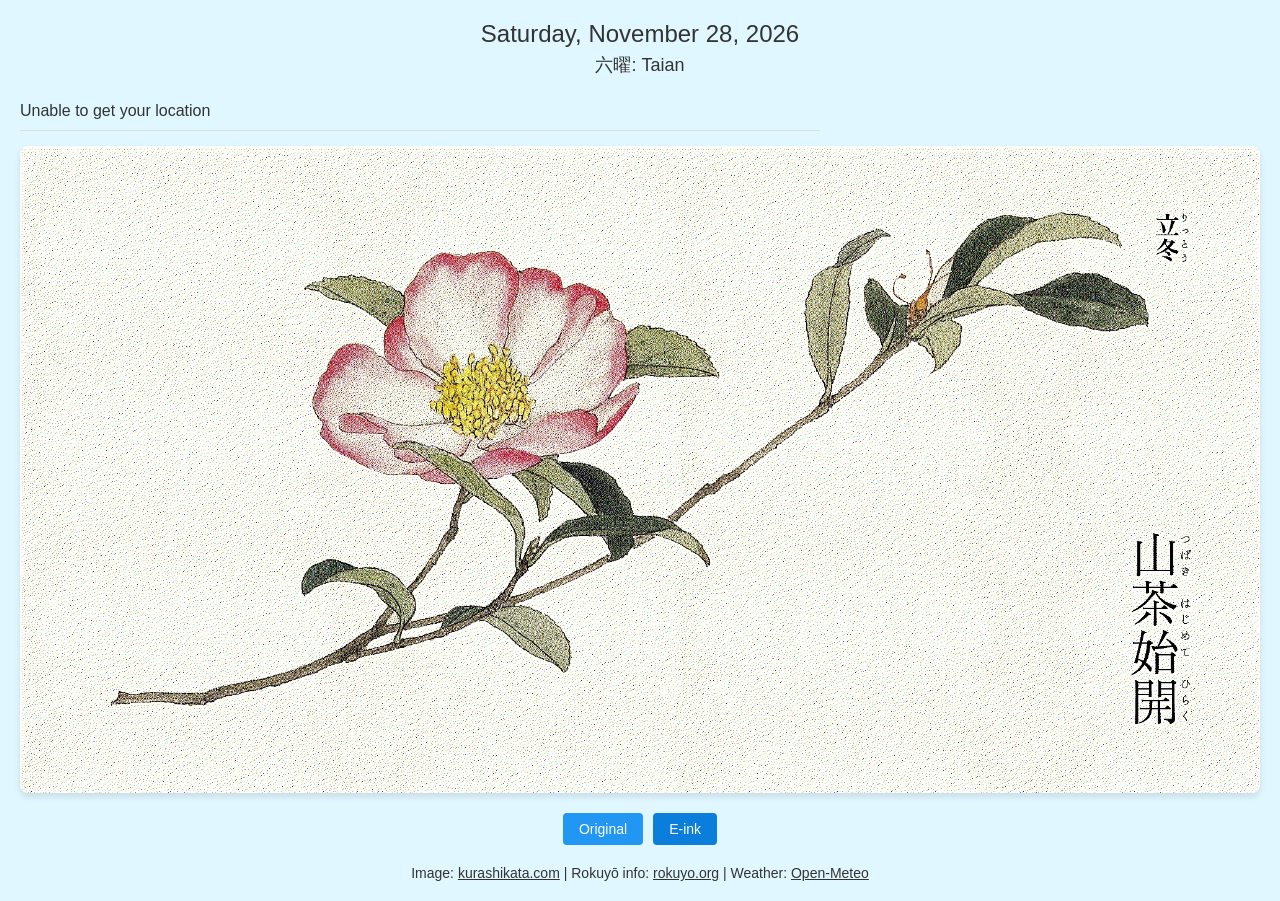
<file: kyureki/index.html>
<!DOCTYPE html>
<html lang="en">
<head>
<meta charset="UTF-8">
<title>Brandon's Dashboard Prototype</title>
<meta name="viewport" content="width=device-width, initial-scale=1.0">
<meta http-equiv="Cache-Control" content="no-cache, no-store, must-revalidate">
<meta http-equiv="Pragma" content="no-cache">
<meta http-equiv="Expires" content="0">
<style>
    body {
        margin: 0;
        padding: 0;
        display: flex;
        flex-direction: column;
        align-items: center;
        min-height: 100vh;
        font-family: -apple-system, BlinkMacSystemFont, 'Segoe UI', sans-serif;
        transition: background-color 0.5s, color 0.5s;
    }

    .container {
        max-width: 100%;
        padding: 20px;
        text-align: center;
    }

    .date-header {
        font-size: 24px;
        font-weight: 300;
        margin-bottom: 5px;
    }

    .rokuyo-header {
        font-size: 18px;
        font-weight: 400;
        margin-bottom: 15px;
    }

    .weather-strip {
        font-size: 16px;
        padding: 10px 0;
        border-bottom: 1px solid #ddd;
        width: 100%;
        max-width: 800px;
        text-align: left;
        overflow-x: auto;
        white-space: nowrap;
        box-sizing: border-box;
        margin-bottom: 15px;
    }

    .weather-strip span {
        display: inline-block;
        margin: 0 10px;
    }

    .image-container {
        margin-bottom: 20px;
    }

    img {
        max-width: 100%;
        height: auto;
        box-shadow: 0 4px 6px rgba(0,0,0,0.1);
        border-radius: 8px;
        display: none;
    }

    img.active {
        display: block;
        margin: 0 auto;
    }

    .button-container {
        display: flex;
        justify-content: center;
        gap: 10px;
        max-width: 800px;
        margin: 0 auto;
        margin-bottom: 15px;
    }

    .toggle-btn {
        padding: 8px 16px;
        background-color: #2196F3;
        color: white;
        border: none;
        border-radius: 4px;
        font-size: 14px;
        cursor: pointer;
    }

    .toggle-btn.active {
        background-color: #0b7dda;
    }

    .toggle-btn:hover {
        background-color: #0b7dda;
    }

    .label {
        margin-top: 20px;
        font-size: 14px;
        color: inherit;
    }

    a {
        color: inherit;
        text-decoration: underline;
    }
</style>
</head>
<body>
<div class="container">
    <!-- Date & Rokuyō -->
    <div id="date" class="date-header">Loading...</div>
    <div id="rokuyo" class="rokuyo-header">Loading...</div>

    <!-- Weather strip above image -->
    <div id="weather-strip" class="weather-strip">Loading weather...</div>

    <!-- Images -->
    <div class="image-container">
        <img id="original" alt="Original Microseason">
        <img id="dithered" alt="Dithered Microseason">
    </div>

    <!-- Image toggle buttons -->
    <div class="button-container">
        <button id="btnOriginal" class="toggle-btn" onclick="showOriginal()">Original</button>
        <button id="btnDithered" class="toggle-btn active" onclick="showDithered()">E-ink</button>
    </div>

    <!-- Credits -->
    <div class="label">
        Image: <a href="https://www.kurashikata.com/?post_type=koyomi" target="_blank">kurashikata.com</a> | 
        Rokuyō info: <a href="https://rokuyo.org/rokuyo/calendar.php" target="_blank">rokuyo.org</a> | 
        Weather: <a href="https://open-meteo.com" target="_blank">Open-Meteo</a>
    </div>
</div>

<script src="app.js"></script>
</body>
</html>
</file>
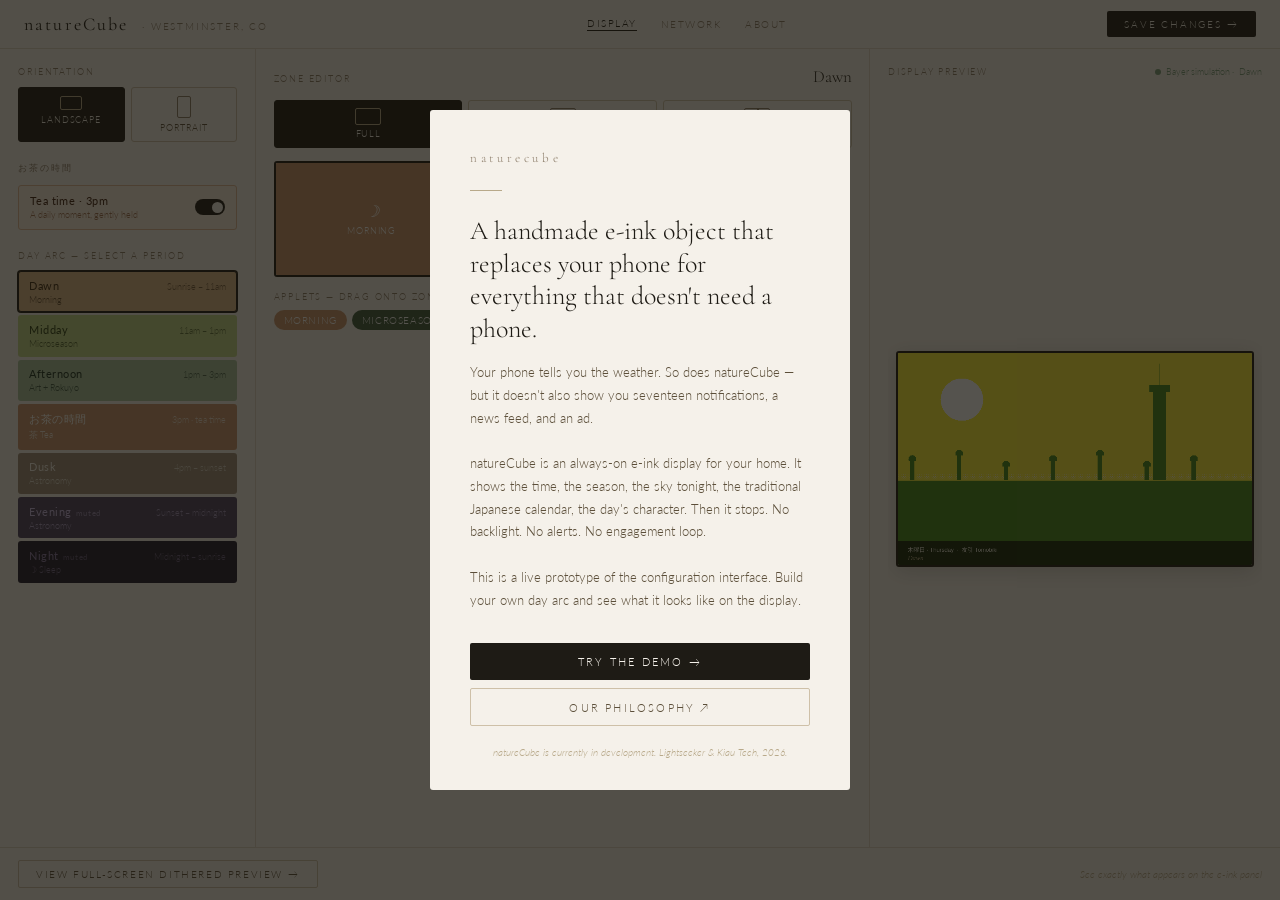
<file: natureCubeConfig/index.html>
<!DOCTYPE html>
<html lang="en">
<head>
  <meta charset="UTF-8" />
  <meta name="viewport" content="width=device-width, initial-scale=1.0" />
  <title>natureCube · Display Setup</title>
  <meta name="description" content="Configure your natureCube e-ink display — applets, day arc, orientation, and layout zones." />
  <link rel="preconnect" href="https://fonts.googleapis.com" />
  <link rel="preconnect" href="https://fonts.gstatic.com" crossorigin />
  <link href="https://fonts.googleapis.com/css2?family=Cormorant+Garamond:ital,wght@0,300;0,400;1,300;1,400&family=Lato:wght@300;400&display=swap" rel="stylesheet" />
  <style>
    /* ── Reset & base ────────────────────────────────────────────── */
    *, *::before, *::after { box-sizing: border-box; margin: 0; padding: 0; }
    :root {
      --paper:   #f5f1ea;
      --ink:     #1e1b15;
      --ink-mid: #5c4f3a;
      --ink-dim: #8c7d6a;
      --ink-faint:#b8a98a;
      --rule:    #ddd5c4;
      --rule-mid:#cec0a8;
      --hover:   #ede8de;
      --ocha:    #c9956e;
      --slot-dawn:      #ddb88a;
      --slot-midday:    #c4d98a;
      --slot-afternoon: #a8c4a0;
      --slot-ocha:      #c9956e;
      --slot-dusk:      #9e8e7a;
      --slot-evening:   #4a4060;
      --slot-night:     #1e1a2e;
    }

    html, body {
      height: 100%;
      font-family: 'Lato', sans-serif;
      font-weight: 300;
      background: var(--paper);
      color: var(--ink);
      overflow: hidden;
    }

    /* ── Layout skeleton ─────────────────────────────────────────── */
    .app { display: flex; flex-direction: column; height: 100vh; }
    .body { display: flex; flex: 1; overflow: hidden; }

    /* ── Header ──────────────────────────────────────────────────── */
    .hdr {
      padding: 0.7rem 1.5rem;
      border-bottom: 1px solid var(--rule);
      display: flex;
      align-items: center;
      justify-content: space-between;
      flex-shrink: 0;
      background: var(--paper);
    }
    .wmark {
      font-family: 'Cormorant Garamond', serif;
      font-weight: 400;
      font-size: 18px;
      letter-spacing: 0.12em;
      color: var(--ink);
    }
    .wmark-loc {
      font-size: 10px;
      letter-spacing: 0.18em;
      text-transform: uppercase;
      color: var(--ink-dim);
      margin-left: 0.6rem;
      font-family: 'Lato', sans-serif;
      font-weight: 300;
    }
    .hdr-nav { display: flex; gap: 1.5rem; align-items: center; }
    .hdr-nav a {
      font-size: 10px;
      letter-spacing: 0.15em;
      text-transform: uppercase;
      color: var(--ink-dim);
      cursor: pointer;
      text-decoration: none;
      transition: color 0.15s;
    }
    .hdr-nav a.active {
      color: var(--ink);
      border-bottom: 1px solid var(--ink);
      padding-bottom: 1px;
    }
    .hdr-nav a:hover { color: var(--ink); }
    .save-btn {
      padding: 0.42rem 1.1rem;
      background: var(--ink);
      color: var(--paper);
      border: none;
      font-family: 'Lato', sans-serif;
      font-weight: 300;
      font-size: 10px;
      letter-spacing: 0.18em;
      text-transform: uppercase;
      cursor: pointer;
      border-radius: 2px;
      transition: background 0.15s;
    }
    .save-btn:hover { background: var(--ink-mid); }

    /* ── Left panel ──────────────────────────────────────────────── */
    .left {
      width: 256px;
      flex-shrink: 0;
      border-right: 1px solid var(--rule);
      display: flex;
      flex-direction: column;
      overflow: hidden;
    }
    .left-scroll { flex: 1; overflow-y: auto; padding: 1.1rem; }
    .left-scroll::-webkit-scrollbar { width: 4px; }
    .left-scroll::-webkit-scrollbar-thumb { background: var(--rule-mid); border-radius: 2px; }

    .sec { margin-bottom: 1.25rem; }
    .sec-lbl {
      font-size: 9px;
      letter-spacing: 0.22em;
      text-transform: uppercase;
      color: var(--ink-dim);
      margin-bottom: 0.6rem;
    }

    /* Orientation */
    .orient-row { display: flex; gap: 6px; }
    .ob {
      flex: 1;
      border: 1px solid var(--rule-mid);
      border-radius: 3px;
      padding: 0.5rem 0.25rem;
      cursor: pointer;
      text-align: center;
      transition: all 0.15s;
      background: transparent;
    }
    .ob:hover { background: var(--hover); }
    .ob.active { background: var(--ink); border-color: var(--ink); }
    .ob.active .ob-lbl { color: var(--paper); }
    .ob.active .ob-frame { border-color: var(--ink-faint); }
    .ob-frame {
      width: 22px; height: 14px;
      border: 1.5px solid var(--ink-dim);
      border-radius: 2px;
      margin: 0 auto 4px;
    }
    .ob-frame.v { width: 14px; height: 22px; }
    .ob-lbl { font-size: 9px; letter-spacing: 0.1em; text-transform: uppercase; color: var(--ink-mid); }

    /* Ocha toggle */
    .ocha-toggle {
      display: flex;
      align-items: center;
      justify-content: space-between;
      background: #f9ede0;
      border: 1px solid #deb896;
      border-radius: 3px;
      padding: 0.55rem 0.7rem;
      cursor: pointer;
      transition: all 0.15s;
      user-select: none;
    }
    .ocha-toggle.off { background: #f0ece6; border-color: var(--rule-mid); opacity: 0.65; }
    .ot-left { display: flex; flex-direction: column; gap: 2px; }
    .ot-name { font-size: 11px; letter-spacing: 0.04em; color: #3d2010; font-weight: 400; }
    .ot-sub  { font-size: 9px; color: #9e7050; }
    .toggle-pill {
      width: 30px; height: 16px;
      border-radius: 10px;
      background: var(--ink);
      position: relative;
      transition: background 0.2s;
      flex-shrink: 0;
    }
    .toggle-pill.off { background: var(--rule-mid); }
    .toggle-knob {
      position: absolute;
      top: 2.5px; right: 2.5px;
      width: 11px; height: 11px;
      border-radius: 50%;
      background: var(--paper);
      transition: right 0.2s, left 0.2s;
    }
    .toggle-pill.off .toggle-knob { right: auto; left: 2.5px; }

    /* Day arc */
    .arc { display: flex; flex-direction: column; gap: 3px; }
    .arc-slot {
      border-radius: 3px;
      padding: 0.42rem 0.65rem;
      cursor: pointer;
      transition: filter 0.12s;
      border: 1.5px solid transparent;
    }
    .arc-slot:hover { filter: brightness(0.92); }
    .arc-slot.selected { border-color: var(--ink) !important; box-shadow: 0 0 0 1px var(--ink); }
    .as-row { display: flex; align-items: baseline; justify-content: space-between; }
    .as-name { font-size: 11px; font-weight: 400; letter-spacing: 0.05em; }
    .as-time { font-size: 9px; opacity: 0.65; }
    .as-applet { font-size: 9px; margin-top: 2px; opacity: 0.75; }
    .muted-badge { font-size: 8px; opacity: 0.55; margin-left: 4px; letter-spacing: 0.08em; }
    .slot-dawn      { background: var(--slot-dawn);      color: #3d2a12; }
    .slot-midday    { background: var(--slot-midday);    color: #2a3d12; }
    .slot-afternoon { background: var(--slot-afternoon); color: #1a3020; }
    .slot-ocha      { background: var(--slot-ocha);      color: #fff; }
    .slot-dusk      { background: var(--slot-dusk);      color: #f5f1ea; }
    .slot-evening   { background: var(--slot-evening);   color: #c8b8e8; }
    .slot-night     { background: var(--slot-night);     color: #8878a8; }

    /* ── Canvas editor ───────────────────────────────────────────── */
    .canvas-editor {
      width: 48%;
      flex-shrink: 0;
      border-right: 1px solid var(--rule);
      padding: 1.1rem;
      display: flex;
      flex-direction: column;
      overflow: hidden;
    }
    .ce-head {
      display: flex;
      align-items: baseline;
      justify-content: space-between;
      margin-bottom: 0.8rem;
    }
    .ce-lbl { font-size: 9px; letter-spacing: 0.2em; text-transform: uppercase; color: var(--ink-dim); }
    .ce-period { font-family: 'Cormorant Garamond', serif; font-size: 17px; font-weight: 300; color: var(--ink); }

    .fixed-notice {
      background: #f0ece6;
      border: 1px solid var(--rule-mid);
      border-radius: 3px;
      padding: 0.65rem 0.8rem;
      font-size: 10px;
      color: var(--ink-mid);
      line-height: 1.6;
      margin-bottom: 0.8rem;
    }

    /* Layout picker */
    .layout-row { display: flex; gap: 6px; margin-bottom: 0.85rem; }
    .lp {
      flex: 1;
      border: 1px solid var(--rule-mid);
      border-radius: 3px;
      padding: 0.45rem 0.25rem;
      cursor: pointer;
      text-align: center;
      transition: all 0.12s;
      background: transparent;
    }
    .lp:hover { background: var(--hover); }
    .lp.active { background: var(--ink); border-color: var(--ink); }
    .lp.active .lp-lbl { color: var(--paper); }
    .lp.active .lp-icon { border-color: var(--ink-faint); }
    .lp-icon {
      width: 26px; height: 17px;
      border: 1.5px solid var(--ink-dim);
      border-radius: 2px;
      margin: 0 auto 3px;
      position: relative; overflow: hidden;
    }
    .lp-icon.p { width: 17px; height: 26px; }
    .lp-dh { position: absolute; top: 50%; left: 0; right: 0; height: 1.5px; background: var(--ink-dim); }
    .lp-dv { position: absolute; left: 50%; top: 0; bottom: 0; width: 1.5px; background: var(--ink-dim); }
    .lp.active .lp-dh, .lp.active .lp-dv { background: var(--ink-faint); }
    .lp-lbl { font-size: 9px; letter-spacing: 0.07em; text-transform: uppercase; color: var(--ink-mid); }

    /* Zone display */
    .zone-wrap {
      border: 2px solid var(--ink);
      border-radius: 3px;
      overflow: hidden;
      flex-shrink: 0;
      margin-bottom: 0.85rem;
      position: relative;
    }
    .zone-inner { display: flex; width: 100%; height: 100%; position: relative; }
    .zone {
      display: flex;
      align-items: center;
      justify-content: center;
      flex-direction: column;
      gap: 3px;
      cursor: pointer;
      border: 2px dashed transparent;
      transition: border 0.12s;
      position: relative;
    }
    .zone:hover { border-color: rgba(255,255,255,0.35); }
    .zone.drag-over { border-color: #fff !important; background: rgba(255,255,255,0.12); }
    .zone-glyph {
      font-family: 'Cormorant Garamond', serif;
      font-style: italic;
      font-size: 16px;
      pointer-events: none;
    }
    .zone-name {
      font-size: 9px;
      letter-spacing: 0.1em;
      text-transform: uppercase;
      pointer-events: none;
    }
    .zone-hint { font-size: 9px; opacity: 0.4; pointer-events: none; }
    .zone-x {
      position: absolute;
      top: 4px; right: 4px;
      font-size: 9px;
      background: rgba(0,0,0,0.28);
      border: none; color: #fff;
      border-radius: 50%;
      width: 14px; height: 14px;
      cursor: pointer;
      line-height: 14px;
      text-align: center;
      padding: 0;
      display: none;
    }
    .zone:hover .zone-x { display: block; }
    .zone-div-h { position: absolute; top: 50%; left: 0; right: 0; height: 2px; background: var(--ink); pointer-events: none; }
    .zone-div-v { position: absolute; left: 50%; top: 0; bottom: 0; width: 2px; background: var(--ink); pointer-events: none; }

    /* Night editor */
    .night-editor {
      background: #16142a;
      border-radius: 3px;
      padding: 0.7rem 0.8rem;
      margin-bottom: 0.85rem;
      flex-shrink: 0;
    }
    .ne-lbl { font-size: 9px; letter-spacing: 0.2em; text-transform: uppercase; color: #6860a0; margin-bottom: 0.55rem; }
    .reminder-list { display: flex; flex-direction: column; gap: 5px; }
    .reminder-item { display: flex; align-items: baseline; gap: 7px; }
    .reminder-dot { width: 4px; height: 4px; border-radius: 50%; background: #8878a8; flex-shrink: 0; margin-top: 3px; }
    .reminder-text { font-size: 10px; color: #a898c8; font-family: 'Cormorant Garamond', serif; font-style: italic; line-height: 1.5; }
    .ne-hint { font-size: 9px; color: #5050a0; margin-top: 0.5rem; font-style: italic; }

    /* Applet palette */
    .pal-lbl { font-size: 9px; letter-spacing: 0.2em; text-transform: uppercase; color: var(--ink-dim); margin-bottom: 0.5rem; }
    .palette { display: flex; flex-wrap: wrap; gap: 5px; }
    .chip {
      padding: 4px 10px;
      border-radius: 20px;
      font-size: 10px;
      letter-spacing: 0.06em;
      text-transform: uppercase;
      cursor: grab;
      user-select: none;
      transition: opacity 0.12s, transform 0.1s;
    }
    .chip:active { cursor: grabbing; transform: scale(1.04); }
    .chip-morning    { background: #c9956e; color: #fff; }
    .chip-microseason{ background: #3d5a3e; color: #fff; }
    .chip-rokuyo     { background: #4a4540; color: #f5f1ea; }
    .chip-astronomy  { background: #1e1b35; color: #b8a98a; }
    .chip-art        { background: #5c4f3a; color: #f5f1ea; }
    .chip-photoframe { background: #6b3a2a; color: #f5f1ea; }
    .chip-artemis    { background: #1a2a3a; color: #7ab8c4; }
    .muted-note { font-size: 9px; color: var(--ink-dim); font-style: italic; margin-top: 0.5rem; line-height: 1.6; }

    /* ── Preview pane ────────────────────────────────────────────── */
    .preview-pane { flex: 1; padding: 1.1rem; display: flex; flex-direction: column; overflow: hidden; }
    .prev-head {
      display: flex;
      align-items: center;
      justify-content: space-between;
      margin-bottom: 0.75rem;
      flex-shrink: 0;
    }
    .prev-lbl { font-size: 9px; letter-spacing: 0.2em; text-transform: uppercase; color: var(--ink-dim); }
    .prev-live { display: flex; align-items: center; gap: 5px; font-size: 9px; color: #7a9e7e; }
    .prev-dot { width: 6px; height: 6px; border-radius: 50%; background: #7a9e7e; animation: pulse 2s infinite; }
    @keyframes pulse { 0%,100% { opacity: 1; } 50% { opacity: 0.3; } }
    .prev-wrap { flex: 1; display: flex; align-items: center; justify-content: center; overflow: hidden; }
    .frame-border {
      border: 2px solid var(--ink);
      border-radius: 3px;
      overflow: hidden;
      box-shadow: 0 4px 20px rgba(30,27,21,0.18);
    }
    canvas { display: block; }

    /* ── Welcome popup ───────────────────────────────────────────── */
    .popup-backdrop {
      position: fixed; inset: 0; z-index: 200;
      background: rgba(20,17,10,0.72);
      display: flex; align-items: center; justify-content: center;
      animation: fadeIn 0.4s ease;
    }
    .popup-backdrop.hidden { display: none; }
    @keyframes fadeIn { from { opacity: 0; } to { opacity: 1; } }

    .popup {
      background: var(--paper);
      border-radius: 3px;
      width: 420px;
      max-width: calc(100vw - 2rem);
      padding: 2.5rem 2.5rem 2rem;
      position: relative;
      animation: riseIn 0.35s ease;
    }
    @keyframes riseIn { from { opacity: 0; transform: translateY(12px); } to { opacity: 1; transform: translateY(0); } }

    .popup-wordmark {
      font-family: 'Cormorant Garamond', serif;
      font-weight: 300;
      font-size: 13px;
      letter-spacing: 0.28em;
      text-transform: lowercase;
      color: var(--ink-dim);
      margin-bottom: 1.5rem;
    }
    .popup-divider { width: 32px; height: 1px; background: var(--ink-faint); margin-bottom: 1.5rem; }

    .popup-headline {
      font-family: 'Cormorant Garamond', serif;
      font-weight: 300;
      font-size: 26px;
      line-height: 1.25;
      color: var(--ink);
      margin-bottom: 1rem;
    }
    .popup-body {
      font-size: 13px;
      color: var(--ink-mid);
      line-height: 1.75;
      margin-bottom: 2rem;
    }
    .popup-actions { display: flex; flex-direction: column; gap: 8px; }
    .popup-btn-primary {
      display: block;
      width: 100%;
      padding: 0.75rem 1rem;
      background: var(--ink);
      color: var(--paper);
      border: none;
      font-family: 'Lato', sans-serif;
      font-weight: 300;
      font-size: 11px;
      letter-spacing: 0.2em;
      text-transform: uppercase;
      cursor: pointer;
      border-radius: 2px;
      text-align: center;
      transition: background 0.15s;
    }
    .popup-btn-primary:hover { background: var(--ink-mid); }
    .popup-btn-secondary {
      display: block;
      width: 100%;
      padding: 0.7rem 1rem;
      background: transparent;
      color: var(--ink-mid);
      border: 1px solid var(--rule-mid);
      font-family: 'Lato', sans-serif;
      font-weight: 300;
      font-size: 11px;
      letter-spacing: 0.2em;
      text-transform: uppercase;
      cursor: pointer;
      border-radius: 2px;
      text-align: center;
      transition: all 0.15s;
      text-decoration: none;
    }
    .popup-btn-secondary:hover { background: var(--hover); color: var(--ink); }
    .popup-note {
      font-size: 10px;
      color: var(--ink-faint);
      text-align: center;
      margin-top: 1.25rem;
      font-style: italic;
    }

    /* ── Fullscreen preview ──────────────────────────────────────── */
    .fs-backdrop {
      position: fixed; inset: 0; z-index: 100;
      background: #0e0c18;
      display: flex; flex-direction: column;
      align-items: center; justify-content: center;
    }
    .fs-backdrop.hidden { display: none; }
    .fs-canvas-wrap { position: relative; }
    .fs-canvas-wrap canvas { display: block; border: 2px solid #2e2a22; border-radius: 3px; }
    .fs-bar {
      display: flex; align-items: center; justify-content: space-between;
      width: 100%; padding: 1rem 0 0;
    }
    .fs-label {
      font-family: 'Cormorant Garamond', serif;
      font-style: italic;
      font-size: 14px;
      color: #6860a0;
      letter-spacing: 0.06em;
    }
    .fs-meta { font-size: 10px; color: #4a4560; letter-spacing: 0.12em; text-transform: uppercase; }
    .fs-close {
      position: fixed; top: 1.25rem; right: 1.5rem;
      background: none; border: 1px solid #3a3460;
      color: #8878a8; font-size: 11px; letter-spacing: 0.15em;
      text-transform: uppercase; padding: 0.35rem 0.8rem;
      cursor: pointer; border-radius: 2px;
      font-family: 'Lato', sans-serif; font-weight: 300;
      transition: all 0.15s;
    }
    .fs-close:hover { background: #3a3460; color: var(--paper); }

    /* Preview button */
    .preview-btn-wrap {
      flex-shrink: 0;
      border-top: 1px solid var(--rule);
      padding: 0.75rem 1.1rem;
      display: flex; align-items: center; justify-content: space-between;
    }
    .preview-btn {
      padding: 0.45rem 1.1rem;
      background: transparent;
      color: var(--ink-mid);
      border: 1px solid var(--rule-mid);
      font-family: 'Lato', sans-serif;
      font-weight: 300;
      font-size: 10px;
      letter-spacing: 0.16em;
      text-transform: uppercase;
      cursor: pointer;
      border-radius: 2px;
      transition: all 0.15s;
    }
    .preview-btn:hover { background: var(--hover); color: var(--ink); border-color: var(--ink-faint); }
    .preview-hint { font-size: 10px; color: var(--ink-faint); font-style: italic; }

    /* ── Network tab ─────────────────────────────────────────────── */
    .tab-panel { display: none; flex: 1; overflow: hidden; }
    .tab-panel.active { display: flex; }
    .network-panel {
      flex: 1;
      display: flex;
      align-items: flex-start;
      justify-content: center;
      overflow-y: auto;
      padding: 2.5rem 2rem;
    }
    .network-card {
      width: 100%;
      max-width: 520px;
      display: flex;
      flex-direction: column;
      gap: 2rem;
    }
    .nc-sec-head {
      font-size: 9px;
      letter-spacing: 0.22em;
      text-transform: uppercase;
      color: var(--ink-dim);
      margin-bottom: 1rem;
      padding-bottom: 0.5rem;
      border-bottom: 1px solid var(--rule);
    }
    .nc-field { margin-bottom: 1.4rem; }
    .nc-field:last-child { margin-bottom: 0; }
    .nc-field label {
      display: block;
      font-size: 11px;
      letter-spacing: 0.1em;
      text-transform: uppercase;
      color: var(--ink-mid);
      margin-bottom: 0.45rem;
    }
    .nc-field input[type="text"],
    .nc-field input[type="password"] {
      width: 100%;
      background: transparent;
      border: none;
      border-bottom: 1px solid var(--rule-mid);
      padding: 0.35rem 0;
      font-family: 'Lato', sans-serif;
      font-weight: 300;
      font-size: 15px;
      color: var(--ink);
      outline: none;
      transition: border-color 0.2s;
      border-radius: 0;
    }
    .nc-field input:focus { border-bottom-color: var(--ink); }
    .nc-field input::placeholder { color: var(--ink-faint); font-weight: 300; }
    .nc-hint {
      font-size: 11px;
      color: var(--ink-faint);
      margin-top: 0.4rem;
      font-style: italic;
      line-height: 1.6;
    }
    .nc-row { display: grid; grid-template-columns: 1fr 1fr; gap: 1.25rem; }
    .pw-wrap { position: relative; }
    .pw-toggle {
      position: absolute; right: 0; bottom: 0.35rem;
      font-size: 9px; letter-spacing: 0.12em; text-transform: uppercase;
      color: var(--ink-dim); cursor: pointer; background: none; border: none;
      font-family: 'Lato', sans-serif;
    }
    .network-save {
      width: 100%; padding: 0.85rem;
      background: var(--ink); color: var(--paper);
      border: none; font-family: 'Lato', sans-serif; font-weight: 300;
      font-size: 11px; letter-spacing: 0.2em; text-transform: uppercase;
      cursor: pointer; border-radius: 2px; transition: background 0.15s;
      margin-top: 0.5rem;
    }
    .network-save:hover { background: var(--ink-mid); }
    .device-name-row { display: flex; align-items: center; gap: 0.75rem; }
    .device-name-row input { flex: 1; }
    .device-status {
      display: flex; align-items: center; gap: 6px;
      font-size: 10px; color: #7a9e7e; flex-shrink: 0;
    }
    .status-dot { width: 6px; height: 6px; border-radius: 50%; background: #7a9e7e; }

    /* ── Responsive (narrow screens) ────────────────────────────── */
    @media (max-width: 900px) {
      html, body { overflow: auto; }
      .app { height: auto; min-height: 100vh; }
      .body { flex-direction: column; overflow: visible; }
      .left { width: 100%; border-right: none; border-bottom: 1px solid var(--rule); }
      .canvas-editor { width: 100%; border-right: none; border-bottom: 1px solid var(--rule); }
      .preview-pane { min-height: 360px; }
    }
  </style>
</head>
<body>
<!-- WELCOME POPUP -->
<div class="popup-backdrop" id="popup-backdrop">
  <div class="popup">
    <div class="popup-wordmark">natureCube</div>
    <div class="popup-divider"></div>
    <h1 class="popup-headline">A handmade e-ink object that replaces your phone for everything that doesn't need a phone.</h1>
    <p class="popup-body">
      Your phone tells you the weather. So does natureCube — but it doesn't also show you seventeen notifications, a news feed, and an ad.<br><br>
      natureCube is an always-on e-ink display for your home. It shows the time, the season, the sky tonight, the traditional Japanese calendar, the day's character. Then it stops. No backlight. No alerts. No engagement loop.<br><br>
      This is a live prototype of the configuration interface. Build your own day arc and see what it looks like on the display.
    </p>
    <div class="popup-actions">
      <button class="popup-btn-primary" onclick="dismissPopup()">Try the demo →</button>
      <a class="popup-btn-secondary" href="about.html">Our philosophy ↗</a>
    </div>
    <p class="popup-note">natureCube is currently in development. <span id="credit-lightseeker">Lightseeker</span> &amp; <span id="credit-kiau">Kiau Tech</span>, 2026.</p>
  </div>
</div>

<!-- FULLSCREEN PREVIEW -->
<div class="fs-backdrop hidden" id="fs-backdrop">
  <button class="fs-close" onclick="closeFullscreen()">Close esc</button>
  <div class="fs-canvas-wrap">
    <canvas id="fs-canvas"></canvas>
    <div class="fs-bar">
      <span class="fs-label" id="fs-label">Dawn · Morning</span>
      <span class="fs-meta">Spectra 6 · 800 × 480 · Bayer dithered</span>
    </div>
  </div>
</div>

<div class="app">

  <!-- HEADER -->
  <header class="hdr">
    <div>
      <span class="wmark">natureCube</span>
      <span class="wmark-loc">· Westminster, CO</span>
    </div>
    <nav class="hdr-nav">
      <a class="active" href="#" onclick="switchTab('display',this)">Display</a>
      <a href="#" onclick="switchTab('network',this)">Network</a>
      <a href="about.html">About</a>
    </nav>
    <button class="save-btn" onclick="handleSave()">Save changes →</button>
  </header>

  <div class="tab-panel active" id="tab-display">
  <div class="body">

    <!-- LEFT: orientation + ocha + day arc -->
    <aside class="left">
      <div class="left-scroll">

        <div class="sec">
          <div class="sec-lbl">Orientation</div>
          <div class="orient-row">
            <div class="ob active" onclick="setOrient('landscape', this)">
              <div class="ob-frame"></div>
              <div class="ob-lbl">Landscape</div>
            </div>
            <div class="ob" onclick="setOrient('portrait', this)">
              <div class="ob-frame v"></div>
              <div class="ob-lbl">Portrait</div>
            </div>
          </div>
        </div>

        <div class="sec">
          <div class="sec-lbl">お茶の時間</div>
          <div class="ocha-toggle" id="ocha-toggle" onclick="toggleOcha()">
            <div class="ot-left">
              <div class="ot-name">Tea time · 3pm</div>
              <div class="ot-sub">A daily moment, gently held</div>
            </div>
            <div class="toggle-pill" id="ocha-pill">
              <div class="toggle-knob"></div>
            </div>
          </div>
        </div>

        <div class="sec">
          <div class="sec-lbl">Day Arc — select a period</div>
          <div class="arc" id="arc"></div>
        </div>

      </div>
    </aside>

    <!-- CANVAS EDITOR -->
    <section class="canvas-editor">
      <div class="ce-head">
        <span class="ce-lbl">Zone Editor</span>
        <span class="ce-period" id="ce-period">Dawn</span>
      </div>
      <div id="fixed-notice" class="fixed-notice" style="display:none;"></div>
      <div id="editor-body">
        <div class="layout-row" id="layout-row"></div>
        <div class="zone-wrap" id="zone-wrap">
          <div class="zone-inner" id="zone-inner"></div>
        </div>
        <div id="night-editor-wrap" style="display:none;">
          <div class="night-editor">
            <div class="ne-lbl">Nightly reminders</div>
            <div class="reminder-list" id="reminder-list"></div>
            <div class="ne-hint">Rotates softly through the night.</div>
          </div>
        </div>
        <div class="pal-lbl">Applets — drag onto zones</div>
        <div class="palette" id="palette"></div>
        <div class="muted-note" id="muted-note" style="display:none;"></div>
      </div>
    </section>

    <!-- PREVIEW -->
    <section class="preview-pane">
      <div class="prev-head">
        <span class="prev-lbl">Display Preview</span>
        <span class="prev-live">
          <span class="prev-dot"></span>
          Bayer simulation · <span id="prev-period-lbl">Dawn</span>
        </span>
      </div>
      <div class="prev-wrap">
        <div class="frame-border">
          <canvas id="pc"></canvas>
        </div>
      </div>
    </section>

  </div><!-- /.body -->
  </div><!-- /#tab-display -->

  <!-- NETWORK TAB -->
  <div class="tab-panel" id="tab-network">
    <div class="network-panel">
      <div class="network-card">

        <div>
          <div class="nc-sec-head">Device</div>
          <div class="nc-field">
            <label>Device name</label>
            <div class="device-name-row">
              <input type="text" id="device-name" placeholder="natureCube" value="natureCube" />
              <div class="device-status"><div class="status-dot"></div>Connected</div>
            </div>
            <p class="nc-hint">Appears as the wifi network name during setup on a new device.</p>
          </div>
        </div>

        <div>
          <div class="nc-sec-head">Location</div>
          <div class="nc-row">
            <div class="nc-field">
              <label>City</label>
              <input type="text" id="city" placeholder="Westminster" value="Westminster" />
            </div>
            <div class="nc-field">
              <label>Postal code</label>
              <input type="text" id="postal" placeholder="80021" value="80021" />
            </div>
          </div>
          <div class="nc-row">
            <div class="nc-field">
              <label>Latitude</label>
              <input type="text" id="lat" placeholder="39.8637" value="39.8637" />
            </div>
            <div class="nc-field">
              <label>Longitude</label>
              <input type="text" id="lng" placeholder="-105.1230" value="-105.1230" />
            </div>
          </div>
          <p class="nc-hint">Used for weather, sunrise/sunset times, astronomy, and seasonal content. Longitude must include the minus sign for locations west of the prime meridian.</p>
        </div>

        <div>
          <div class="nc-sec-head">Network</div>
          <div class="nc-field">
            <label>WiFi network (SSID)</label>
            <input type="text" id="ssid" placeholder="Your network name" />
          </div>
          <div class="nc-field">
            <label>Password</label>
            <div class="pw-wrap">
              <input type="password" id="pw" placeholder="••••••••" />
              <button class="pw-toggle" onclick="togglePw()">show</button>
            </div>
          </div>
          <p class="nc-hint">Stored locally on the device only. natureCube connects to your home network to fetch daily content from the server.</p>
        </div>

        <div>
          <div class="nc-sec-head">Server</div>
          <div class="nc-field">
            <label>Server address</label>
            <input type="text" id="server" placeholder="10.0.0.104" value="10.0.0.104" />
            <p class="nc-hint">IP address of the Quartz64 or other compute server on your local network. Leave unchanged if you haven't moved your server.</p>
          </div>
        </div>

        <button class="network-save" onclick="handleNetworkSave()">Save network settings →</button>

      </div>
    </div>
  </div><!-- /#tab-network -->

  <div class="preview-btn-wrap">
    <button class="preview-btn" onclick="openFullscreen()">View full-screen dithered preview →</button>
    <span class="preview-hint">See exactly what appears on the e-ink panel</span>
  </div>

</div><!-- /.app -->

<script>
  /* ── Data ──────────────────────────────────────────────────────── */
  const PERIODS = [
    { id:'dawn',      name:'Dawn',        time:'Sunrise – 11am',    cls:'slot-dawn',      muted:false, fixed:false  },
    { id:'midday',    name:'Midday',      time:'11am – 1pm',        cls:'slot-midday',    muted:false, fixed:false  },
    { id:'afternoon', name:'Afternoon',   time:'1pm – 3pm',         cls:'slot-afternoon', muted:false, fixed:false  },
    { id:'ocha',      name:'お茶の時間',   time:'3pm · tea time',    cls:'slot-ocha',      muted:false, fixed:'ocha' },
    { id:'dusk',      name:'Dusk',        time:'4pm – sunset',      cls:'slot-dusk',      muted:false, fixed:false  },
    { id:'evening',   name:'Evening',     time:'Sunset – midnight', cls:'slot-evening',   muted:true,  fixed:false  },
    { id:'night',     name:'Night',       time:'Midnight – sunrise',cls:'slot-night',     muted:true,  fixed:'night'},
  ];

  const APPLETS = [
    { id:'morning',     glyph:'☽', name:'Morning',     cls:'chip-morning'     },
    { id:'microseason', glyph:'七', name:'Microseason', cls:'chip-microseason' },
    { id:'rokuyo',      glyph:'六', name:'Rokuyo',      cls:'chip-rokuyo'      },
    { id:'astronomy',   glyph:'✦', name:'Astronomy',   cls:'chip-astronomy'   },
    { id:'art',         glyph:'◈', name:'Art',          cls:'chip-art'         },
    { id:'photoframe',  glyph:'⊡', name:'Photoframe',  cls:'chip-photoframe'  },
    { id:'artemis',     glyph:'⬡', name:'Artemis',      cls:'chip-artemis'     },
  ];

  const NIGHT_REMINDERS = [
    'Rest is part of the work.',
    'The display will be here in the morning.',
    'Let the day go gently.',
    'The stars are doing fine without you.',
    'Sleep well. The seasons will continue.',
    'Tomorrow has its own microseason.',
  ];

  const PALETTE_6 = [[0,0,0],[255,255,255],[67,138,28],[100,64,255],[191,0,0],[255,243,56]];
  const BAYER4    = [[0,8,2,10],[12,4,14,6],[3,11,1,9],[15,7,13,5]];

  const SCENES = {
    morning:    { sky:[[201,149,110],[232,201,138],[210,220,190]], ground:[100,85,65],  tower:true,  sun:true,  stars:false, moon:false },
    microseason:{ sky:[[90,130,95],[150,180,130],[210,225,195]],  ground:[61,90,62],   tower:false, sun:false, stars:false, moon:false },
    rokuyo:     { sky:[[110,105,90],[160,150,130],[210,205,190]], ground:[85,80,68],   tower:false, sun:false, stars:false, moon:false },
    astronomy:  { sky:[[10,8,25],[30,20,60],[15,12,40]],         ground:[10,8,20],    tower:false, sun:false, stars:true,  moon:false },
    art:        { sky:[[140,100,70],[190,150,100],[220,185,140]], ground:[90,70,50],   tower:true,  sun:true,  stars:false, moon:false },
    photoframe: { sky:[[175,155,125],[205,185,160],[230,215,195]],ground:[140,115,88], tower:false, sun:false, stars:false, moon:false },
    artemis:    { sky:[[5,8,20],[15,20,50],[8,12,30]],            ground:[5,8,15],     tower:false, sun:false, stars:true,  moon:false },
    '__ocha':   { sky:[[195,130,80],[220,170,110],[235,200,150]], ground:[145,95,60],  tower:false, sun:true,  stars:false, moon:false },
    '__night':  { sky:[[10,8,22],[18,14,38],[12,10,28]],          ground:[8,6,18],     tower:false, sun:false, stars:true,  moon:true  },
  };

  const ZONE_BG = {
    morning:'#c9956e', microseason:'#3d5a3e', rokuyo:'#4a4540',
    astronomy:'#1e1b35', art:'#5c4f3a', photoframe:'#6b3a2a', artemis:'#1a2a3a',
    '__ocha':'#b87040', '__night':'#1a1530',
  };

  /* ── State ─────────────────────────────────────────────────────── */
  let orientation  = 'landscape';
  let selected     = 'dawn';
  let ochaOn       = true;
  let dragApplet   = null;

  const cfg = {
    dawn:      { layout:'full',       zones:['morning',    null]      },
    midday:    { layout:'full',       zones:['microseason',null]      },
    afternoon: { layout:'left-right', zones:['art',       'rokuyo']   },
    ocha:      { layout:'full',       zones:['__ocha',     null]      },
    dusk:      { layout:'full',       zones:['astronomy',  null]      },
    evening:   { layout:'full',       zones:['astronomy',  null]      },
    night:     { layout:'full',       zones:['__night',    null]      },
  };

  /* ── Ocha toggle ────────────────────────────────────────────────── */
  function toggleOcha() {
    ochaOn = !ochaOn;
    document.getElementById('ocha-pill').className    = 'toggle-pill' + (ochaOn ? '' : ' off');
    document.getElementById('ocha-toggle').className  = 'ocha-toggle' + (ochaOn ? '' : ' off');
    buildArc();
    if (selected === 'ocha' && !ochaOn) selectPeriod('dawn');
  }

  /* ── Day arc ────────────────────────────────────────────────────── */
  function buildArc() {
    const el = document.getElementById('arc');
    el.innerHTML = '';
    PERIODS.forEach(p => {
      if (p.id === 'ocha' && !ochaOn) return;
      const div = document.createElement('div');
      div.className = `arc-slot ${p.cls}${selected === p.id ? ' selected' : ''}`;
      div.onclick   = () => selectPeriod(p.id);
      const z = cfg[p.id].zones;
      const names = z.filter(Boolean).map(id => {
        if (id === '__ocha')  return '茶 Tea';
        if (id === '__night') return '☽ Sleep';
        return (APPLETS.find(a => a.id === id) || { name: '—' }).name;
      }).join(' + ');
      div.innerHTML = `
        <div class="as-row">
          <span class="as-name">${p.name}${p.muted ? '<span class="muted-badge">muted</span>' : ''}</span>
          <span class="as-time">${p.time}</span>
        </div>
        <div class="as-applet">${names || '—'}</div>`;
      el.appendChild(div);
    });
  }

  function selectPeriod(id) {
    selected = id;
    buildArc();
    buildEditor();
    drawPreview();
  }

  /* ── Canvas editor ──────────────────────────────────────────────── */
  function buildEditor() {
    const p   = PERIODS.find(p => p.id === selected);
    const c   = cfg[selected];
    document.getElementById('ce-period').textContent      = p.name;
    document.getElementById('prev-period-lbl').textContent = p.name;

    const fn  = document.getElementById('fixed-notice');
    const eb  = document.getElementById('editor-body');
    const nw  = document.getElementById('night-editor-wrap');
    const mn  = document.getElementById('muted-note');
    const pal = document.getElementById('palette');

    /* Fixed: ocha */
    if (p.fixed === 'ocha') {
      fn.style.display = 'block';
      fn.innerHTML     = '<strong style="font-size:10px;letter-spacing:0.08em;text-transform:uppercase;">Tea time</strong> — a fixed moment. The display shows a warm, still scene at 3pm each day. It cannot be reassigned, only disabled from the toggle above.';
      eb.style.display = 'none';
      drawPreview(); return;
    }
    fn.style.display = 'none';
    eb.style.display = 'block';

    /* Fixed: night */
    if (p.fixed === 'night') {
      fn.style.display = 'block';
      fn.innerHTML     = 'Night mode shows a quiet sleep scene with rotating gentle reminders. You can change the background applet below — the reminder overlay is always present.';
      nw.style.display = 'block';
      buildNightReminders();
    } else {
      nw.style.display = 'none';
    }

    /* Layout row */
    const lr = document.getElementById('layout-row');
    lr.innerHTML = '';
    const layouts = orientation === 'portrait'
      ? [{ id:'full', dv:false, dh:false, lbl:'Full' }, { id:'top-bottom', dh:true, dv:false, lbl:'Top / Bot' }]
      : [{ id:'full', dv:false, dh:false, lbl:'Full' }, { id:'top-bottom', dh:true, dv:false, lbl:'Top / Bot' }, { id:'left-right', dv:true, dh:false, lbl:'Left / Right' }];
    layouts.forEach(l => {
      const btn = document.createElement('div');
      btn.className = 'lp' + (c.layout === l.id ? ' active' : '');
      const ic = orientation === 'portrait' ? 'lp-icon p' : 'lp-icon';
      btn.innerHTML = `<div class="${ic}">${l.dh ? '<div class="lp-dh"></div>' : ''}${l.dv ? '<div class="lp-dv"></div>' : ''}</div><div class="lp-lbl">${l.lbl}</div>`;
      btn.onclick = () => {
        cfg[selected].layout = l.id;
        if (l.id === 'full') cfg[selected].zones[1] = null;
        buildEditor(); drawPreview();
      };
      lr.appendChild(btn);
    });

    buildZoneDisplay(p, c);

    /* Palette */
    pal.innerHTML = '';
    mn.style.display = 'none';
    APPLETS.forEach(a => {
      const chip = document.createElement('div');
      chip.className = `chip ${a.cls}`;
      chip.textContent = a.name;
      chip.draggable = true;
      chip.ondragstart = () => { dragApplet = a.id; };
      chip.ondragend   = () => { dragApplet = null; };
      pal.appendChild(chip);
    });
    if (p.muted) {
      mn.style.display = 'block';
      mn.textContent = 'Evening & night applets render in a muted colour grade on the device — softer on the eyes, quieter in the room.';
    }
  }

  function buildNightReminders() {
    const el = document.getElementById('reminder-list');
    el.innerHTML = '';
    NIGHT_REMINDERS.forEach(r => {
      const row = document.createElement('div');
      row.className = 'reminder-item';
      row.innerHTML  = `<div class="reminder-dot"></div><div class="reminder-text">${r}</div>`;
      el.appendChild(row);
    });
  }

  function buildZoneDisplay(p, c) {
    const zw  = document.getElementById('zone-wrap');
    const zi  = document.getElementById('zone-inner');
    const isP = orientation === 'portrait';
    const W = isP ? 112 : 196, H = isP ? 158 : 116;
    zw.style.width  = W + 'px';
    zw.style.height = H + 'px';
    zi.innerHTML = '';
    zi.style.position     = 'relative';
    zi.style.flexDirection = c.layout === 'top-bottom' ? 'column' : 'row';

    const count = c.layout === 'full' ? 1 : 2;
    for (let i = 0; i < count; i++) {
      const appId = c.zones[i];
      const app   = APPLETS.find(a => a.id === appId);
      const zone  = document.createElement('div');
      zone.className = 'zone';
      zone.style.flex       = '1';
      zone.style.background = appId ? (ZONE_BG[appId] || '#2e2830') : 'rgba(0,0,0,0.07)';
      zone.style.color      = appId ? '#fff' : '#8c7d6a';
      zone.dataset.zi       = i;
      zone.ondragover  = e  => { e.preventDefault(); zone.classList.add('drag-over'); };
      zone.ondragleave = () => zone.classList.remove('drag-over');
      zone.ondrop      = e  => {
        e.preventDefault();
        zone.classList.remove('drag-over');
        if (dragApplet) {
          cfg[selected].zones[i] = dragApplet;
          buildEditor(); buildArc(); drawPreview();
        }
      };
      if (app) {
        const x = document.createElement('button');
        x.className   = 'zone-x';
        x.textContent = '×';
        x.onclick = e => {
          e.stopPropagation();
          cfg[selected].zones[i] = null;
          buildEditor(); buildArc(); drawPreview();
        };
        zone.innerHTML = `<div class="zone-glyph">${app.glyph}</div><div class="zone-name">${app.name}</div>`;
        zone.appendChild(x);
      } else {
        zone.innerHTML = `<div class="zone-hint">drop applet here</div>`;
      }
      zi.appendChild(zone);
    }
    if (c.layout !== 'full') {
      const div = document.createElement('div');
      div.className = c.layout === 'top-bottom' ? 'zone-div-h' : 'zone-div-v';
      zi.appendChild(div);
    }
  }

  /* ── Bayer dither preview ──────────────────────────────────────── */
  function nearest(r, g, b) {
    let best = 0, bd = Infinity;
    PALETTE_6.forEach(([pr, pg, pb], i) => {
      const d = (r-pr)**2 + (g-pg)**2 + (b-pb)**2;
      if (d < bd) { bd = d; best = i; }
    });
    return PALETTE_6[best];
  }

  function paintZone(ctx, W, H, scId, x, y, w, h, muted) {
    const sc  = SCENES[scId] || SCENES.morning;
    const buf = ctx.createImageData(W, H);
    const d   = buf.data;
    const thr = 255 / 16;
    const hor = y + Math.floor(h * 0.6);

    function sp(px, py, r, g, b) {
      if (px < x || px >= x+w || py < y || py >= y+h) return;
      if (muted) { r = Math.floor(r*0.52+65); g = Math.floor(g*0.52+55); b = Math.floor(b*0.52+60); }
      const bv = BAYER4[py % 4][px % 4];
      const f  = (bv / 16 - 0.5) * thr * 1.8;
      const [nr, ng, nb] = nearest(
        Math.max(0, Math.min(255, r + f)),
        Math.max(0, Math.min(255, g + f)),
        Math.max(0, Math.min(255, b + f))
      );
      const i = (py * W + px) * 4;
      d[i] = nr; d[i+1] = ng; d[i+2] = nb; d[i+3] = 255;
    }

    /* Sky */
    for (let py = y; py < y+h; py++) {
      const t  = (py - y) / h;
      const c0 = sc.sky[0], c1 = sc.sky[1], c2 = sc.sky[2];
      let r, g, b;
      if (t < 0.5) { const u = t*2; r = c0[0]+(c1[0]-c0[0])*u; g = c0[1]+(c1[1]-c0[1])*u; b = c0[2]+(c1[2]-c0[2])*u; }
      else         { const u = (t-0.5)*2; r = c1[0]+(c2[0]-c1[0])*u; g = c1[1]+(c2[1]-c1[1])*u; b = c1[2]+(c2[2]-c1[2])*u; }
      for (let px = x; px < x+w; px++) sp(px, py, r, g, b);
    }
    /* Ground */
    for (let py = hor; py < y+h; py++) {
      const [gr, gg, gb] = sc.ground;
      for (let px = x; px < x+w; px++) {
        const n = Math.sin(px*0.3 + py*0.7) * 5;
        sp(px, py, gr+n, gg+n, gb+n);
      }
    }
    /* Horizon accent */
    for (let px = x; px < x+w; px++)
      sp(px, hor, sc.sky[0][0]+22, sc.sky[0][1]+12, sc.sky[0][2]+6);

    /* Sun */
    if (sc.sun) {
      const sx = x + Math.floor(w*0.18), sy = y + Math.floor(h*0.22), sr = Math.floor(Math.min(w,h)*0.1);
      for (let py = sy-sr; py <= sy+sr; py++)
        for (let px = sx-sr; px <= sx+sr; px++)
          if ((px-sx)**2 + (py-sy)**2 <= sr**2) {
            const [c0r, c0g, c0b] = sc.sky[2];
            sp(px, py, Math.min(255, c0r+72), Math.min(255, c0g+62), Math.min(255, c0b+20));
          }
    }
    /* Stars */
    if (sc.stars) {
      for (let i = 0; i < 55; i++) {
        const sx2 = x + Math.floor(Math.abs(Math.sin(i * 137.5) * w));
        const sy2 = y + Math.floor(Math.abs(Math.cos(i * 97.3) * h * 0.52));
        if (sy2 < hor) sp(sx2, sy2, 255, 243, 56);
      }
    }
    /* Moon (crescent) */
    if (sc.moon) {
      const mx = x + Math.floor(w*0.7), my = y + Math.floor(h*0.22), mr = Math.floor(Math.min(w,h)*0.11);
      for (let py = my-mr; py <= my+mr; py++)
        for (let px = mx-mr; px <= mx+mr; px++)
          if ((px-mx)**2 + (py-my)**2 <= mr**2) sp(px, py, 180, 155, 215);
      /* bite */
      const cx = mx + Math.floor(mr*0.42), cy = my - Math.floor(mr*0.18), cr = Math.floor(mr*0.78);
      for (let py = cy-cr; py <= cy+cr; py++)
        for (let px = cx-cr; px <= cx+cr; px++)
          if ((px-cx)**2 + (py-cy)**2 <= cr**2) {
            const [gs, gg, gb] = sc.ground;
            sp(px, py, gs+10, gg+8, gb+25);
          }
    }
    /* Tower */
    if (sc.tower) {
      const tx = x + Math.floor(w*0.72), tw = Math.floor(w*0.038);
      const [gr, gg, gb] = sc.ground;
      for (let py = y + Math.floor(h*0.15); py < hor; py++)
        for (let px = tx; px < tx+tw; px++) sp(px, py, gr-15, gg-15, gb-15);
      for (let py = y + Math.floor(h*0.15); py < y + Math.floor(h*0.15)+16; py++)
        for (let px = tx-8; px < tx+tw+8; px++) sp(px, py, gr-12, gg-12, gb-12);
      for (let py = y + Math.floor(h*0.05); py < y + Math.floor(h*0.15); py++)
        sp(tx + Math.floor(tw/2), py, gr-8, gg-8, gb-8);
    }
    /* Trees */
    for (let t = 0; t < 7; t++) {
      const tx = x + Math.floor(w*0.04) + t * Math.floor(w/7.5);
      const th = Math.floor(h*0.1) + Math.floor(Math.sin(t*2.1) * h*0.03);
      const ty = hor - th;
      const [gr, gg, gb] = sc.ground;
      for (let py = ty; py < hor; py++)
        for (let px = tx-5; px < tx+5; px++) sp(px, py, gr-12, gg-12, gb-12);
      for (let py = ty - Math.floor(th*0.4); py < ty+4; py++)
        for (let px = tx-9; px < tx+9; px++)
          if ((px-tx)**2 + (py-ty)**2 < 82) sp(px, py, gr-10, gg-10, gb-10);
    }

    ctx.putImageData(buf, 0, 0);
  }

  function drawPreview() {
    const canvas = document.getElementById('pc');
    const wrap   = document.querySelector('.prev-wrap');
    const isP    = orientation === 'portrait';
    const W = isP ? 480 : 800, H = isP ? 800 : 480;
    canvas.width  = W;
    canvas.height = H;
    const maxW = wrap.clientWidth  - 20;
    const maxH = wrap.clientHeight - 20;
    const scale = Math.min(maxW/W, maxH/H, 1);
    canvas.style.width  = Math.floor(W * scale) + 'px';
    canvas.style.height = Math.floor(H * scale) + 'px';

    const ctx = canvas.getContext('2d');
    ctx.fillStyle = '#f0ede4';
    ctx.fillRect(0, 0, W, H);

    const c      = cfg[selected];
    const p      = PERIODS.find(p => p.id === selected);
    const muted  = p.muted;
    const [z0, z1] = c.zones;

    if (c.layout === 'full') {
      if (z0) paintZone(ctx, W, H, z0, 0, 0, W, H, muted);
    } else if (c.layout === 'top-bottom') {
      const hh = Math.floor(H / 2);
      if (z0) paintZone(ctx, W, H, z0, 0,  0,  W, hh,   muted);
      if (z1) paintZone(ctx, W, H, z1, 0,  hh, W, H-hh, muted);
      ctx.fillStyle = '#2e2a22';
      ctx.fillRect(0, hh-1, W, 2);
    } else {
      const hw = Math.floor(W / 2);
      if (z0) paintZone(ctx, W, H, z0, 0,  0, hw,   H, muted);
      if (z1) paintZone(ctx, W, H, z1, hw, 0, W-hw, H, muted);
      ctx.fillStyle = '#2e2a22';
      ctx.fillRect(hw-1, 0, 2, H);
    }

    /* Info strip */
    ctx.fillStyle = 'rgba(0,0,0,0.72)';
    ctx.fillRect(0, H-54, W, 54);
    ctx.fillStyle = '#f0ede4';
    ctx.font = `300 ${Math.floor(W*0.017)}px 'Lato', sans-serif`;
    ctx.fillText('木曜日 · Thursday  ·  友引 Tomobiki', 22, H-30);

    /* Night reminder */
    if (selected === 'night') {
      const rem = NIGHT_REMINDERS[Math.floor(Date.now() / 3000) % NIGHT_REMINDERS.length];
      ctx.fillStyle = 'rgba(140,120,200,0.15)';
      ctx.fillRect(0, 0, W, H);
      ctx.fillStyle = 'rgba(160,140,210,0.88)';
      ctx.font = `italic 300 ${Math.floor(W*0.028)}px 'Cormorant Garamond', serif`;
      ctx.textAlign = 'center';
      ctx.fillText(rem, W/2, H/2 + 10);
      ctx.textAlign = 'left';
    }

    ctx.fillStyle = '#b8a98a';
    ctx.font = `italic 300 ${Math.floor(W*0.019)}px 'Cormorant Garamond', serif`;
    ctx.fillText(p.name, 22, H-11);
  }

  /* ── Orientation ────────────────────────────────────────────────── */
  function setOrient(o, btn) {
    orientation = o;
    document.querySelectorAll('.ob').forEach(b => b.classList.remove('active'));
    btn.classList.add('active');
    buildEditor();
    drawPreview();
  }

  /* ── Save ───────────────────────────────────────────────────────── */
  function handleSave() {
    const lines = PERIODS
      .filter(p => !(p.id === 'ocha' && !ochaOn))
      .map(p => {
        const c     = cfg[p.id];
        const names = c.zones.filter(Boolean).map(id =>
          id === '__ocha'  ? 'tea'  :
          id === '__night' ? 'sleep':
          (APPLETS.find(a => a.id === id) || { name: id }).name
        );
        return `${p.name}: ${names.join(' + ') || '—'} (${c.layout})`;
      });
    const summary = [
      `Orientation: ${orientation}`,
      `Tea time: ${ochaOn ? 'enabled' : 'disabled'}`,
      ...lines,
    ].join('\n');
    alert('Configuration saved:\n\n' + summary);
  }

  /* ── Tab switching ──────────────────────────────────────────────── */
  function switchTab(tab, link) {
    document.querySelectorAll('.tab-panel').forEach(p => p.classList.remove('active'));
    document.querySelectorAll('.hdr-nav a').forEach(a => a.classList.remove('active'));
    document.getElementById('tab-' + tab).classList.add('active');
    link.classList.add('active');
    // Hide preview bar on network tab
    document.querySelector('.preview-btn-wrap').style.display =
      tab === 'display' ? 'flex' : 'none';
  }

  /* ── Network functions ──────────────────────────────────────────── */
  function togglePw() {
    const pw  = document.getElementById('pw');
    const btn = document.querySelector('.pw-toggle');
    pw.type   = pw.type === 'password' ? 'text' : 'password';
    btn.textContent = pw.type === 'password' ? 'show' : 'hide';
  }

  function handleNetworkSave() {
    const city   = document.getElementById('city').value.trim();
    const lat    = document.getElementById('lat').value.trim();
    const lng    = document.getElementById('lng').value.trim();
    const ssid   = document.getElementById('ssid').value.trim();
    const server = document.getElementById('server').value.trim();
    if (!ssid) { document.getElementById('ssid').focus(); return; }
    // Update location label in header
    if (city) {
      document.querySelector('.wmark-loc').textContent = '· ' + city;
    }
    alert(`Network settings saved.\n\nLocation: ${city} (${lat}, ${lng})\nNetwork: ${ssid}\nServer: ${server}`);
  }

  /* ── Init ───────────────────────────────────────────────────────── */
  buildArc();
  buildEditor();
  drawPreview();
  window.addEventListener('resize', drawPreview);
  setInterval(() => { if (selected === 'night') drawPreview(); }, 3000);

  /* ── Welcome popup ──────────────────────────────────────────────── */
  function dismissPopup() {
    document.getElementById('popup-backdrop').classList.add('hidden');
  }
  document.addEventListener('keydown', e => {
    if (e.key === 'Escape') {
      closeFullscreen();
    }
  });

  /* ── Fullscreen preview ─────────────────────────────────────────── */
  function openFullscreen() {
    const fs = document.getElementById('fs-backdrop');
    fs.classList.remove('hidden');
    renderFullscreen();
  }

  function closeFullscreen() {
    document.getElementById('fs-backdrop').classList.add('hidden');
  }

  function renderFullscreen() {
    const canvas = document.getElementById('fs-canvas');
    const isP    = orientation === 'portrait';
    const W = isP ? 480 : 800, H = isP ? 800 : 480;

    // Scale to fill screen with margin
    const maxW = window.innerWidth  - 48;
    const maxH = window.innerHeight - 100;
    const scale = Math.min(maxW / W, maxH / H, 1.5);
    const dw = Math.floor(W * scale);
    const dh = Math.floor(H * scale);
    canvas.width  = W;
    canvas.height = H;
    canvas.style.width  = dw + 'px';
    canvas.style.height = dh + 'px';

    // Reuse drawPreview logic on the fullscreen canvas
    const ctx = canvas.getContext('2d');
    ctx.fillStyle = '#f0ede4';
    ctx.fillRect(0, 0, W, H);

    const c       = cfg[selected];
    const p       = PERIODS.find(p => p.id === selected);
    const muted   = p.muted;
    const [z0, z1] = c.zones;

    if (c.layout === 'full') {
      if (z0) paintZone(ctx, W, H, z0, 0, 0, W, H, muted);
    } else if (c.layout === 'top-bottom') {
      const hh = Math.floor(H / 2);
      if (z0) paintZone(ctx, W, H, z0, 0,  0,  W, hh,   muted);
      if (z1) paintZone(ctx, W, H, z1, 0,  hh, W, H-hh, muted);
      ctx.fillStyle = '#2e2a22'; ctx.fillRect(0, hh-1, W, 2);
    } else {
      const hw = Math.floor(W / 2);
      if (z0) paintZone(ctx, W, H, z0, 0,  0, hw,   H, muted);
      if (z1) paintZone(ctx, W, H, z1, hw, 0, W-hw, H, muted);
      ctx.fillStyle = '#2e2a22'; ctx.fillRect(hw-1, 0, 2, H);
    }

    // Info strip
    ctx.fillStyle = 'rgba(0,0,0,0.72)';
    ctx.fillRect(0, H-54, W, 54);
    ctx.fillStyle = '#f0ede4';
    ctx.font = `300 ${Math.floor(W*0.017)}px 'Lato', sans-serif`;
    ctx.fillText('木曜日 · Thursday  ·  友引 Tomobiki', 22, H-30);

    if (selected === 'night') {
      const rem = NIGHT_REMINDERS[Math.floor(Date.now() / 3000) % NIGHT_REMINDERS.length];
      ctx.fillStyle = 'rgba(140,120,200,0.15)'; ctx.fillRect(0, 0, W, H);
      ctx.fillStyle = 'rgba(160,140,210,0.88)';
      ctx.font = `italic 300 ${Math.floor(W*0.028)}px 'Cormorant Garamond', serif`;
      ctx.textAlign = 'center'; ctx.fillText(rem, W/2, H/2+10); ctx.textAlign = 'left';
    }

    ctx.fillStyle = '#b8a98a';
    ctx.font = `italic 300 ${Math.floor(W*0.019)}px 'Cormorant Garamond', serif`;
    ctx.fillText(p.name, 22, H-11);

    // Update label
    const appletNames = c.zones.filter(Boolean).map(id => {
      if (id === '__ocha') return 'Tea time';
      if (id === '__night') return 'Sleep mode';
      return (APPLETS.find(a => a.id === id) || { name: id }).name;
    });
    document.getElementById('fs-label').textContent =
      p.name + (appletNames.length ? ' · ' + appletNames.join(' + ') : '');
  }
</script>
</body>
</html>
</file>
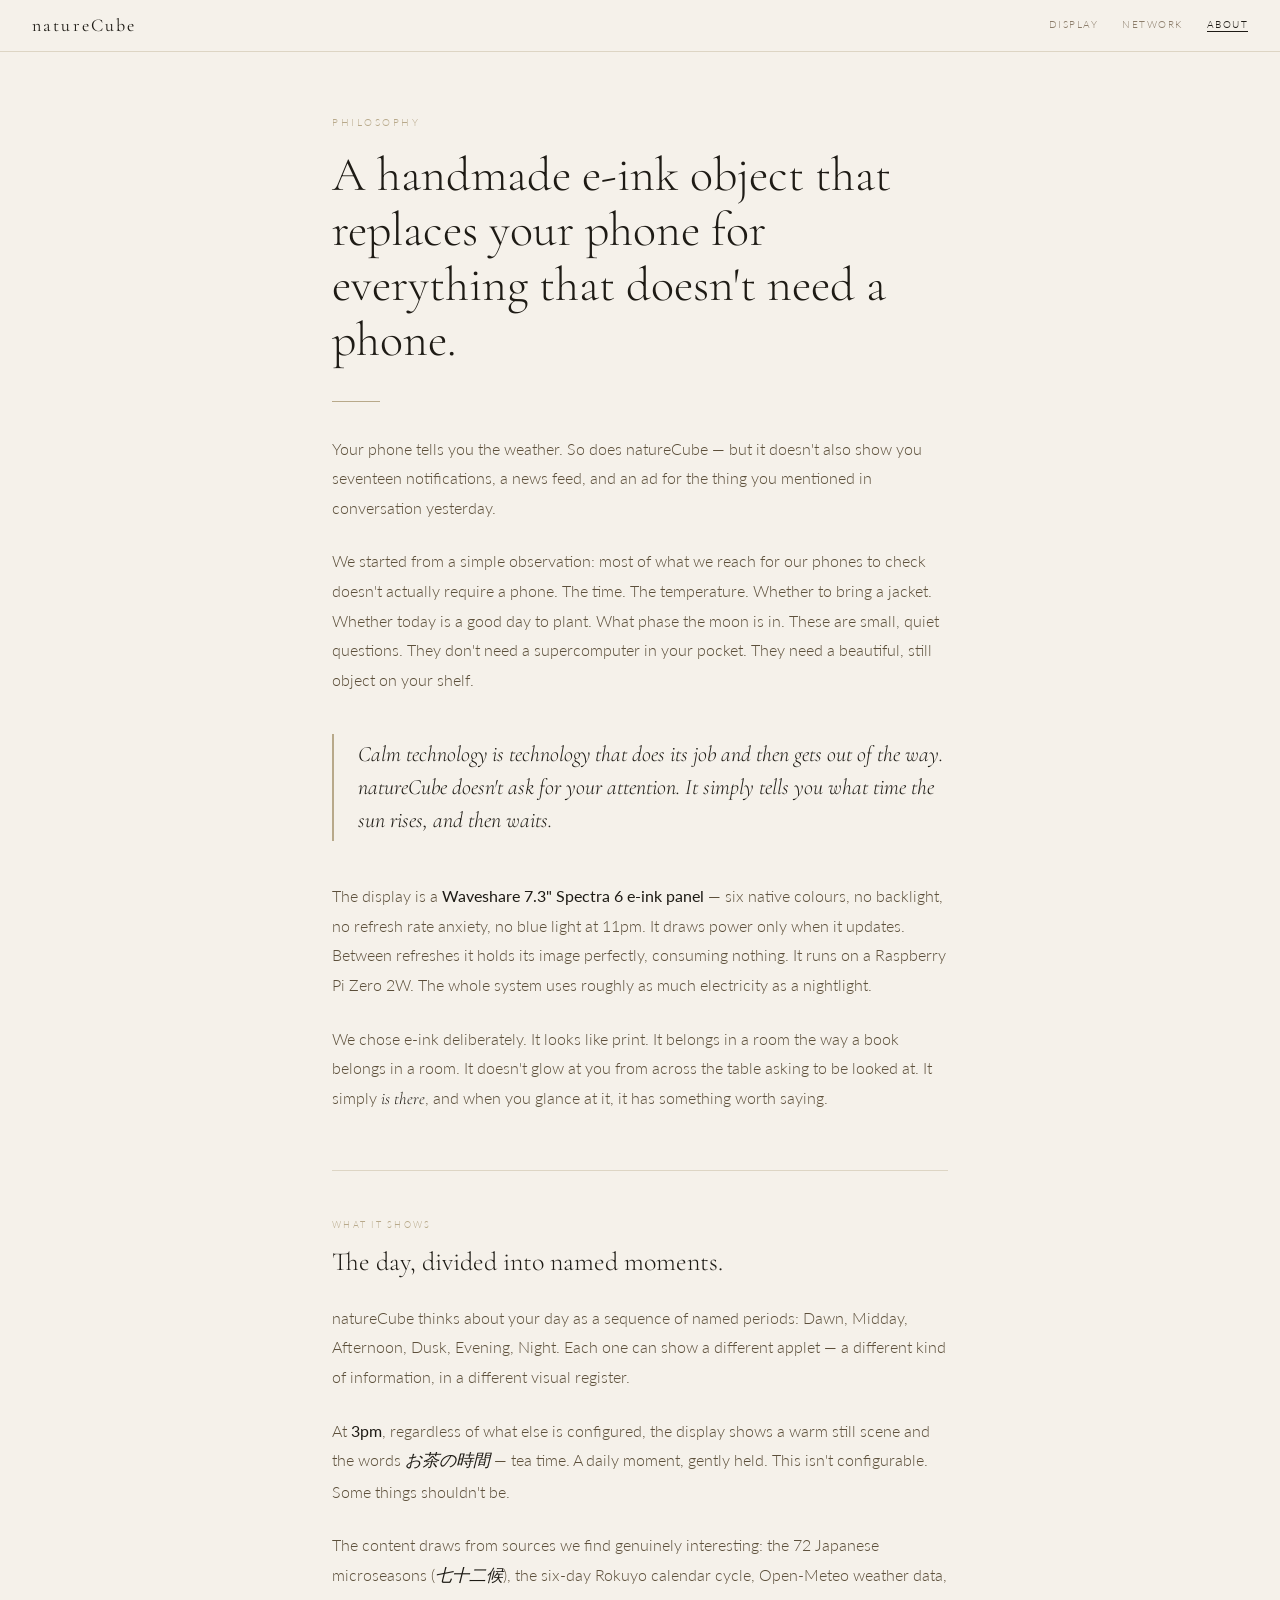
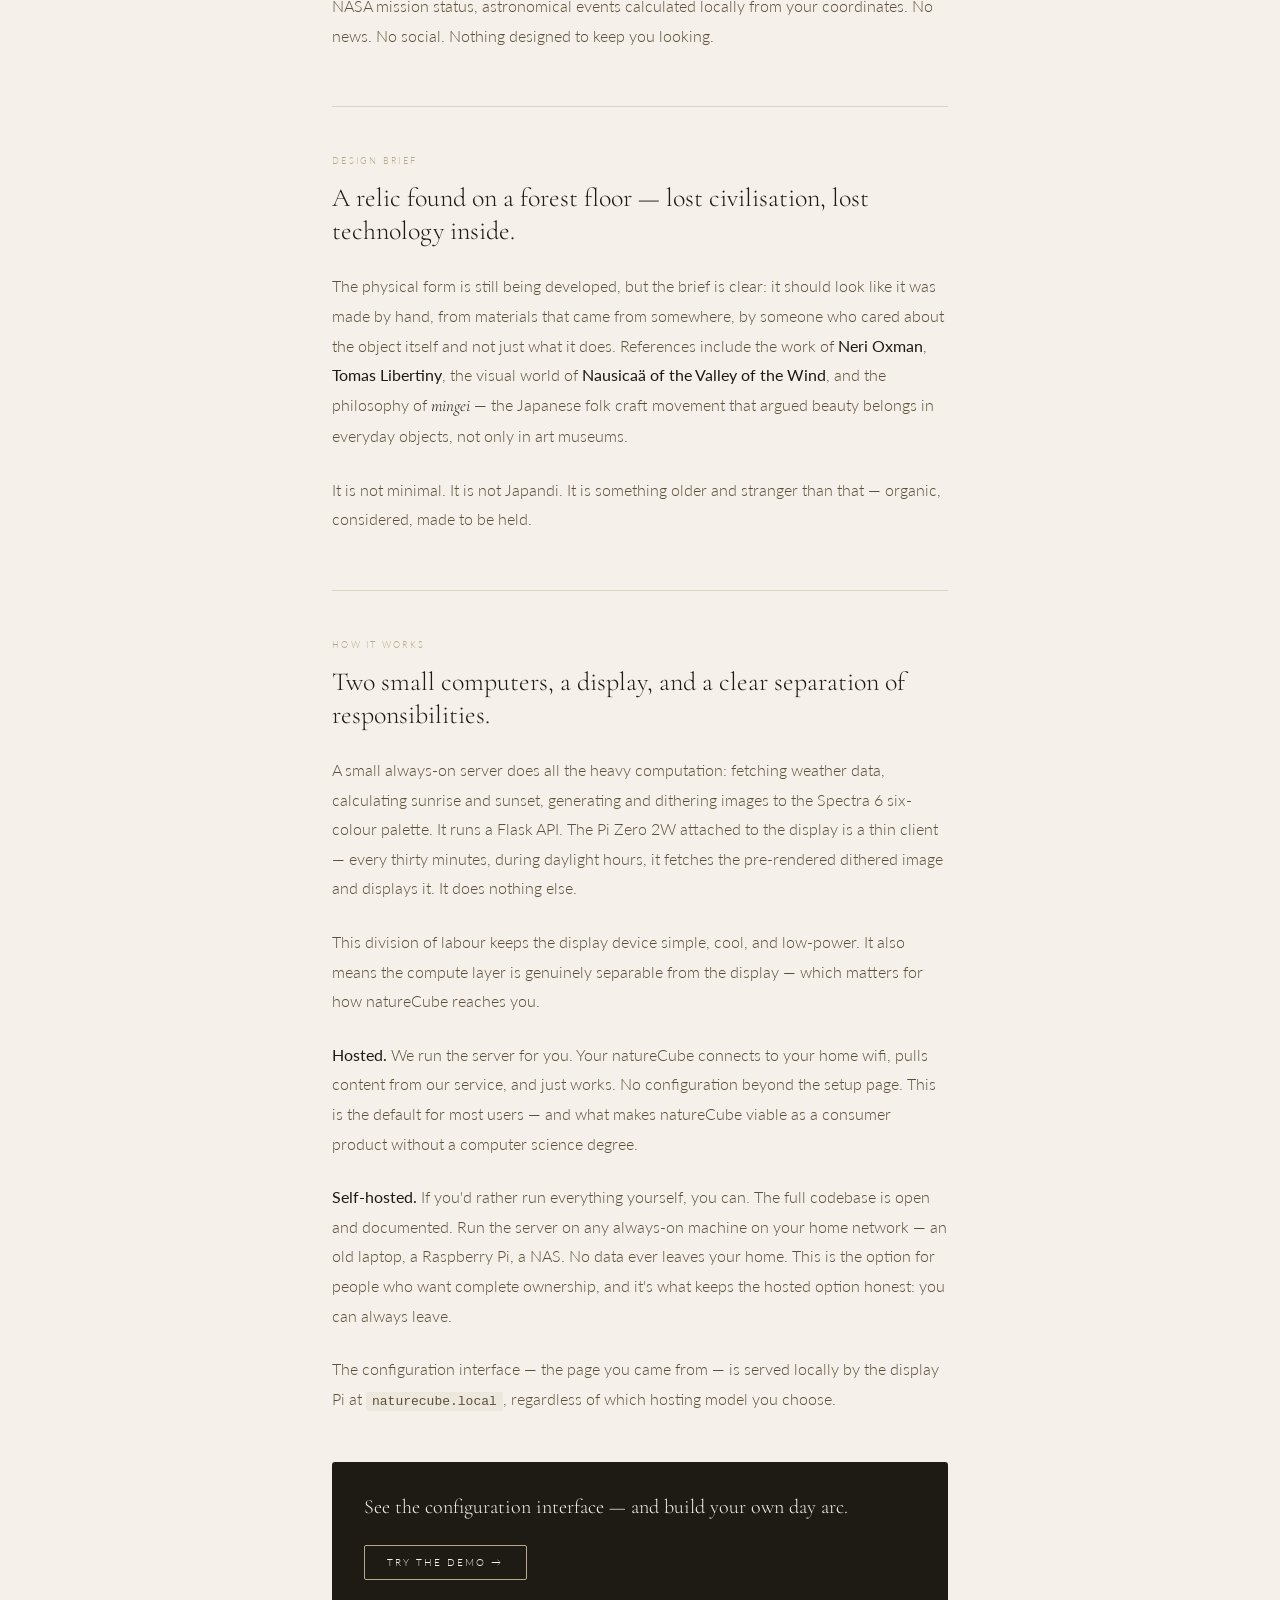
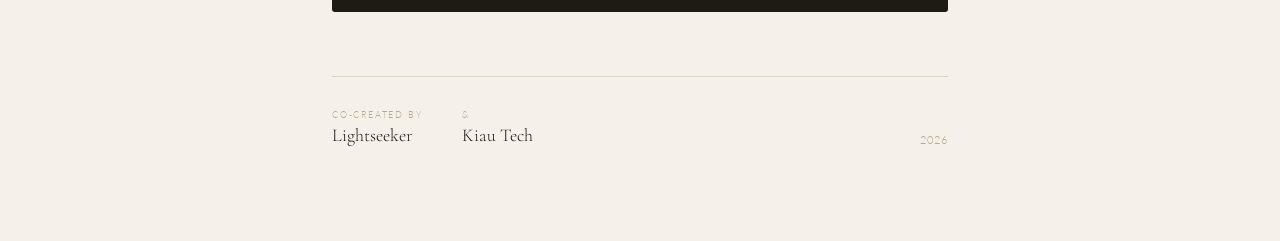
<file: natureCubeConfig/about.html>
<!DOCTYPE html>
<html lang="en">
<head>
  <meta charset="UTF-8" />
  <meta name="viewport" content="width=device-width, initial-scale=1.0" />
  <title>natureCube · About</title>
  <meta name="description" content="natureCube is a handmade e-ink object that replaces your phone for everything that doesn't need a phone." />
  <link rel="preconnect" href="https://fonts.googleapis.com" />
  <link rel="preconnect" href="https://fonts.gstatic.com" crossorigin />
  <link href="https://fonts.googleapis.com/css2?family=Cormorant+Garamond:ital,wght@0,300;0,400;0,500;1,300;1,400&family=Lato:wght@300;400&display=swap" rel="stylesheet" />
  <style>
    *, *::before, *::after { box-sizing: border-box; margin: 0; padding: 0; }
    :root {
      --paper:    #f5f1ea;
      --ink:      #1e1b15;
      --ink-mid:  #5c4f3a;
      --ink-dim:  #8c7d6a;
      --ink-faint:#b8a98a;
      --rule:     #ddd5c4;
    }

    html { background: var(--paper); }
    body {
      font-family: 'Lato', sans-serif;
      font-weight: 300;
      background: var(--paper);
      color: var(--ink);
      min-height: 100vh;
    }

    /* ── Header ── */
    .hdr {
      padding: 0.9rem 2rem;
      border-bottom: 1px solid var(--rule);
      display: flex;
      align-items: center;
      justify-content: space-between;
    }
    .wmark {
      font-family: 'Cormorant Garamond', serif;
      font-weight: 400;
      font-size: 18px;
      letter-spacing: 0.12em;
      color: var(--ink);
      text-decoration: none;
    }
    .hdr-nav { display: flex; gap: 1.5rem; }
    .hdr-nav a {
      font-size: 10px;
      letter-spacing: 0.15em;
      text-transform: uppercase;
      color: var(--ink-dim);
      text-decoration: none;
      transition: color 0.15s;
    }
    .hdr-nav a:hover { color: var(--ink); }
    .hdr-nav a.active {
      color: var(--ink);
      border-bottom: 1px solid var(--ink);
      padding-bottom: 1px;
    }

    /* ── Page layout ── */
    .page {
      max-width: 680px;
      margin: 0 auto;
      padding: 4rem 2rem 6rem;
    }

    /* ── Hero ── */
    .hero-label {
      font-size: 10px;
      letter-spacing: 0.25em;
      text-transform: uppercase;
      color: var(--ink-faint);
      margin-bottom: 1.25rem;
    }
    .hero-headline {
      font-family: 'Cormorant Garamond', serif;
      font-weight: 300;
      font-size: clamp(32px, 5vw, 48px);
      line-height: 1.15;
      color: var(--ink);
      margin-bottom: 2rem;
    }
    .hero-divider {
      width: 48px;
      height: 1px;
      background: var(--ink-faint);
      margin-bottom: 2rem;
    }

    /* ── Body text ── */
    .prose p {
      font-size: 16px;
      line-height: 1.85;
      color: var(--ink-mid);
      margin-bottom: 1.5rem;
    }
    .prose p:last-child { margin-bottom: 0; }
    .prose strong {
      font-weight: 400;
      color: var(--ink);
    }
    .prose em {
      font-family: 'Cormorant Garamond', serif;
      font-style: italic;
      font-size: 17px;
      color: var(--ink);
    }

    /* ── Pull quote ── */
    .pull {
      border-left: 2px solid var(--ink-faint);
      padding: 0.25rem 0 0.25rem 1.5rem;
      margin: 2.5rem 0;
    }
    .pull p {
      font-family: 'Cormorant Garamond', serif;
      font-weight: 300;
      font-style: italic;
      font-size: 22px;
      line-height: 1.5;
      color: var(--ink);
      margin: 0;
    }

    /* ── Section breaks ── */
    .section {
      margin-top: 3.5rem;
      padding-top: 3rem;
      border-top: 1px solid var(--rule);
    }
    .section-label {
      font-size: 9px;
      letter-spacing: 0.25em;
      text-transform: uppercase;
      color: var(--ink-faint);
      margin-bottom: 1rem;
    }
    .section-headline {
      font-family: 'Cormorant Garamond', serif;
      font-weight: 300;
      font-size: 26px;
      color: var(--ink);
      margin-bottom: 1.5rem;
      line-height: 1.25;
    }

    /* ── Credits ── */
    .credits {
      margin-top: 4rem;
      padding-top: 2rem;
      border-top: 1px solid var(--rule);
      display: flex;
      justify-content: space-between;
      align-items: flex-end;
      flex-wrap: wrap;
      gap: 1.5rem;
    }
    .credit-block { display: flex; flex-direction: column; gap: 4px; }
    .credit-label {
      font-size: 9px;
      letter-spacing: 0.2em;
      text-transform: uppercase;
      color: var(--ink-faint);
    }
    .credit-name {
      font-family: 'Cormorant Garamond', serif;
      font-size: 18px;
      font-weight: 300;
      color: var(--ink);
      text-decoration: none;
    }
    .credit-name:hover { color: var(--ink-mid); }
    .credit-role { font-size: 11px; color: var(--ink-dim); }
    .credit-year {
      font-size: 11px;
      color: var(--ink-faint);
      letter-spacing: 0.1em;
      align-self: flex-end;
    }

    /* ── CTA ── */
    .cta {
      margin-top: 3rem;
      padding: 2rem;
      background: var(--ink);
      border-radius: 3px;
      display: flex;
      align-items: center;
      justify-content: space-between;
      gap: 1.5rem;
      flex-wrap: wrap;
    }
    .cta-text {
      font-family: 'Cormorant Garamond', serif;
      font-weight: 300;
      font-size: 20px;
      color: var(--paper);
      line-height: 1.35;
    }
    .cta-btn {
      padding: 0.65rem 1.4rem;
      background: transparent;
      color: var(--paper);
      border: 1px solid var(--ink-faint);
      font-family: 'Lato', sans-serif;
      font-weight: 300;
      font-size: 10px;
      letter-spacing: 0.2em;
      text-transform: uppercase;
      cursor: pointer;
      border-radius: 2px;
      text-decoration: none;
      transition: all 0.15s;
      white-space: nowrap;
    }
    .cta-btn:hover { background: var(--ink-faint); border-color: var(--ink-faint); color: var(--ink); }
  </style>
</head>
<body>

  <header class="hdr">
    <a class="wmark" href="index.html">natureCube</a>
    <nav class="hdr-nav">
      <a href="index.html">Display</a>
      <a href="index.html">Network</a>
      <a class="active" href="about.html">About</a>
    </nav>
  </header>

  <main class="page">

    <p class="hero-label">Philosophy</p>
    <h1 class="hero-headline">A handmade e-ink object that replaces your phone for everything that doesn't need a phone.</h1>
    <div class="hero-divider"></div>

    <div class="prose">
      <p>Your phone tells you the weather. So does natureCube — but it doesn't also show you seventeen notifications, a news feed, and an ad for the thing you mentioned in conversation yesterday.</p>

      <p>We started from a simple observation: most of what we reach for our phones to check doesn't actually require a phone. The time. The temperature. Whether to bring a jacket. Whether today is a good day to plant. What phase the moon is in. These are small, quiet questions. They don't need a supercomputer in your pocket. They need a beautiful, still object on your shelf.</p>

      <div class="pull">
        <p>Calm technology is technology that does its job and then gets out of the way. natureCube doesn't ask for your attention. It simply tells you what time the sun rises, and then waits.</p>
      </div>

      <p>The display is a <strong>Waveshare 7.3" Spectra 6 e-ink panel</strong> — six native colours, no backlight, no refresh rate anxiety, no blue light at 11pm. It draws power only when it updates. Between refreshes it holds its image perfectly, consuming nothing. It runs on a Raspberry Pi Zero 2W. The whole system uses roughly as much electricity as a nightlight.</p>

      <p>We chose e-ink deliberately. It looks like print. It belongs in a room the way a book belongs in a room. It doesn't glow at you from across the table asking to be looked at. It simply <em>is there</em>, and when you glance at it, it has something worth saying.</p>
    </div>

    <div class="section">
      <div class="section-label">What it shows</div>
      <h2 class="section-headline">The day, divided into named moments.</h2>
      <div class="prose">
        <p>natureCube thinks about your day as a sequence of named periods: Dawn, Midday, Afternoon, Dusk, Evening, Night. Each one can show a different applet — a different kind of information, in a different visual register.</p>

        <p>At <strong>3pm</strong>, regardless of what else is configured, the display shows a warm still scene and the words <em>お茶の時間</em> — tea time. A daily moment, gently held. This isn't configurable. Some things shouldn't be.</p>

        <p>The content draws from sources we find genuinely interesting: the 72 Japanese microseasons (<em>七十二候</em>), the six-day Rokuyo calendar cycle, Open-Meteo weather data, NASA mission status, astronomical events calculated locally from your coordinates. No news. No social. Nothing designed to keep you looking.</p>
      </div>
    </div>

    <div class="section">
      <div class="section-label">Design brief</div>
      <h2 class="section-headline">A relic found on a forest floor — lost civilisation, lost technology inside.</h2>
      <div class="prose">
        <p>The physical form is still being developed, but the brief is clear: it should look like it was made by hand, from materials that came from somewhere, by someone who cared about the object itself and not just what it does. References include the work of <strong>Neri Oxman</strong>, <strong>Tomas Libertiny</strong>, the visual world of <strong>Nausicaä of the Valley of the Wind</strong>, and the philosophy of <em>mingei</em> — the Japanese folk craft movement that argued beauty belongs in everyday objects, not only in art museums.</p>

        <p>It is not minimal. It is not Japandi. It is something older and stranger than that — organic, considered, made to be held.</p>
      </div>
    </div>

    <div class="section">
      <div class="section-label">How it works</div>
      <h2 class="section-headline">Two small computers, a display, and a clear separation of responsibilities.</h2>
      <div class="prose">
        <p>A small always-on server does all the heavy computation: fetching weather data, calculating sunrise and sunset, generating and dithering images to the Spectra 6 six-colour palette. It runs a Flask API. The Pi Zero 2W attached to the display is a thin client — every thirty minutes, during daylight hours, it fetches the pre-rendered dithered image and displays it. It does nothing else.</p>

        <p>This division of labour keeps the display device simple, cool, and low-power. It also means the compute layer is genuinely separable from the display — which matters for how natureCube reaches you.</p>

        <p><strong>Hosted.</strong> We run the server for you. Your natureCube connects to your home wifi, pulls content from our service, and just works. No configuration beyond the setup page. This is the default for most users — and what makes natureCube viable as a consumer product without a computer science degree.</p>

        <p><strong>Self-hosted.</strong> If you'd rather run everything yourself, you can. The full codebase is open and documented. Run the server on any always-on machine on your home network — an old laptop, a Raspberry Pi, a NAS. No data ever leaves your home. This is the option for people who want complete ownership, and it's what keeps the hosted option honest: you can always leave.</p>

        <p>The configuration interface — the page you came from — is served locally by the display Pi at <code style="font-size:13px;background:#ede8de;padding:2px 6px;border-radius:2px;">naturecube.local</code>, regardless of which hosting model you choose.</p>
      </div>
    </div>

    <div class="cta">
      <p class="cta-text">See the configuration interface — and build your own day arc.</p>
      <a class="cta-btn" href="index.html">Try the demo →</a>
    </div>

    <div class="credits">
      <div style="display:flex;gap:2.5rem;flex-wrap:wrap;">
        <div class="credit-block">
          <span class="credit-label">Co-created by</span>
          <a class="credit-name" href="#" title="Lightseeker">Lightseeker</a>
        </div>
        <div class="credit-block">
          <span class="credit-label">&amp;</span>
          <a class="credit-name" href="#" title="Kiau Tech">Kiau Tech</a>
        </div>
      </div>
      <span class="credit-year">2026</span>
    </div>

  </main>

</body>
</html>
</file>
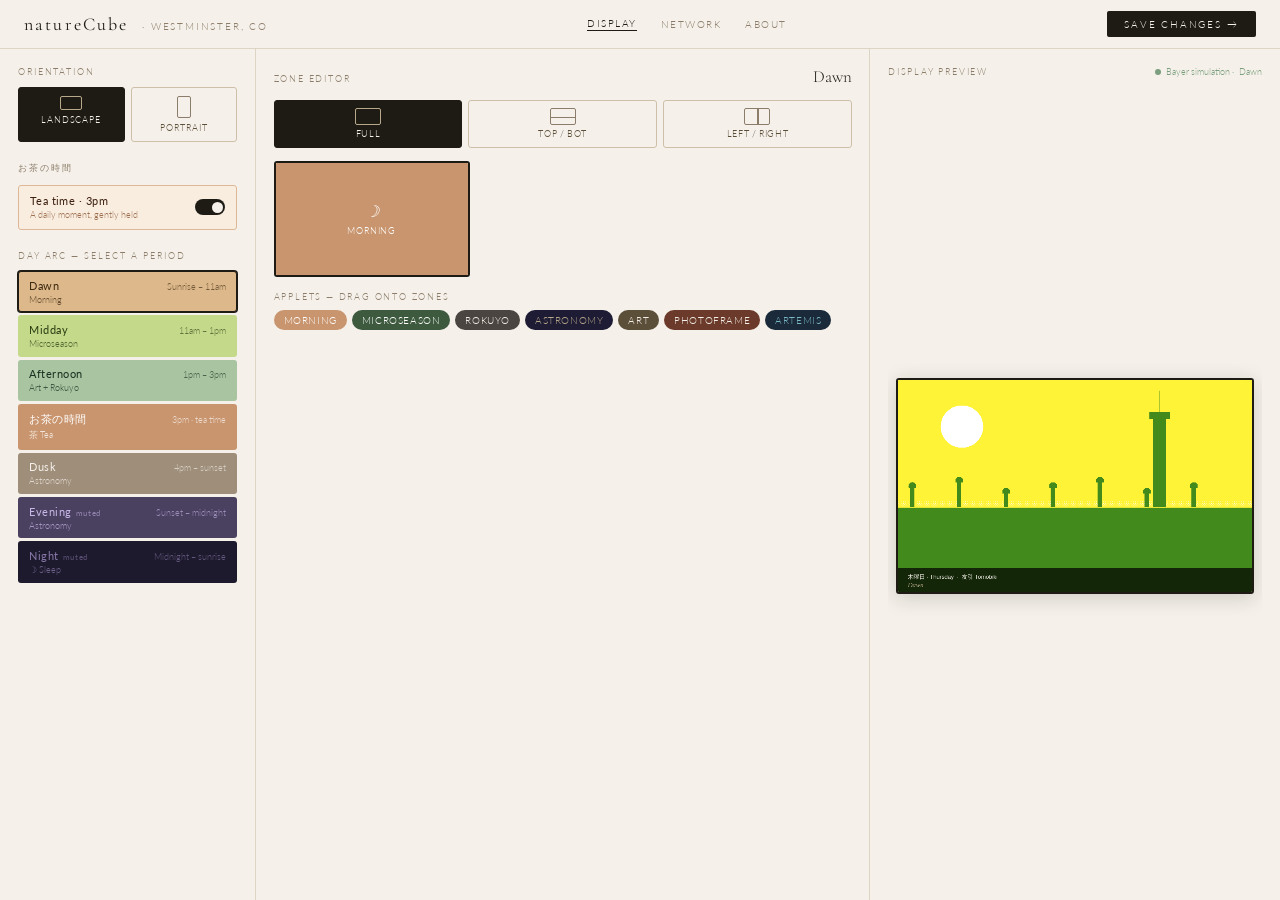
<file: natureCubeConfig/naturecube-config.html>
<!DOCTYPE html>
<html lang="en">
<head>
  <meta charset="UTF-8" />
  <meta name="viewport" content="width=device-width, initial-scale=1.0" />
  <title>natureCube · Display Setup</title>
  <meta name="description" content="Configure your natureCube e-ink display — applets, day arc, orientation, and layout zones." />
  <link rel="preconnect" href="https://fonts.googleapis.com" />
  <link rel="preconnect" href="https://fonts.gstatic.com" crossorigin />
  <link href="https://fonts.googleapis.com/css2?family=Cormorant+Garamond:ital,wght@0,300;0,400;1,300;1,400&family=Lato:wght@300;400&display=swap" rel="stylesheet" />
  <style>
    /* ── Reset & base ────────────────────────────────────────────── */
    *, *::before, *::after { box-sizing: border-box; margin: 0; padding: 0; }
    :root {
      --paper:   #f5f1ea;
      --ink:     #1e1b15;
      --ink-mid: #5c4f3a;
      --ink-dim: #8c7d6a;
      --ink-faint:#b8a98a;
      --rule:    #ddd5c4;
      --rule-mid:#cec0a8;
      --hover:   #ede8de;
      --ocha:    #c9956e;
      --slot-dawn:      #ddb88a;
      --slot-midday:    #c4d98a;
      --slot-afternoon: #a8c4a0;
      --slot-ocha:      #c9956e;
      --slot-dusk:      #9e8e7a;
      --slot-evening:   #4a4060;
      --slot-night:     #1e1a2e;
    }

    html, body {
      height: 100%;
      font-family: 'Lato', sans-serif;
      font-weight: 300;
      background: var(--paper);
      color: var(--ink);
      overflow: hidden;
    }

    /* ── Layout skeleton ─────────────────────────────────────────── */
    .app { display: flex; flex-direction: column; height: 100vh; }
    .body { display: flex; flex: 1; overflow: hidden; }

    /* ── Header ──────────────────────────────────────────────────── */
    .hdr {
      padding: 0.7rem 1.5rem;
      border-bottom: 1px solid var(--rule);
      display: flex;
      align-items: center;
      justify-content: space-between;
      flex-shrink: 0;
      background: var(--paper);
    }
    .wmark {
      font-family: 'Cormorant Garamond', serif;
      font-weight: 400;
      font-size: 18px;
      letter-spacing: 0.12em;
      color: var(--ink);
    }
    .wmark-loc {
      font-size: 10px;
      letter-spacing: 0.18em;
      text-transform: uppercase;
      color: var(--ink-dim);
      margin-left: 0.6rem;
      font-family: 'Lato', sans-serif;
      font-weight: 300;
    }
    .hdr-nav { display: flex; gap: 1.5rem; align-items: center; }
    .hdr-nav a {
      font-size: 10px;
      letter-spacing: 0.15em;
      text-transform: uppercase;
      color: var(--ink-dim);
      cursor: pointer;
      text-decoration: none;
      transition: color 0.15s;
    }
    .hdr-nav a.active {
      color: var(--ink);
      border-bottom: 1px solid var(--ink);
      padding-bottom: 1px;
    }
    .hdr-nav a:hover { color: var(--ink); }
    .save-btn {
      padding: 0.42rem 1.1rem;
      background: var(--ink);
      color: var(--paper);
      border: none;
      font-family: 'Lato', sans-serif;
      font-weight: 300;
      font-size: 10px;
      letter-spacing: 0.18em;
      text-transform: uppercase;
      cursor: pointer;
      border-radius: 2px;
      transition: background 0.15s;
    }
    .save-btn:hover { background: var(--ink-mid); }

    /* ── Left panel ──────────────────────────────────────────────── */
    .left {
      width: 256px;
      flex-shrink: 0;
      border-right: 1px solid var(--rule);
      display: flex;
      flex-direction: column;
      overflow: hidden;
    }
    .left-scroll { flex: 1; overflow-y: auto; padding: 1.1rem; }
    .left-scroll::-webkit-scrollbar { width: 4px; }
    .left-scroll::-webkit-scrollbar-thumb { background: var(--rule-mid); border-radius: 2px; }

    .sec { margin-bottom: 1.25rem; }
    .sec-lbl {
      font-size: 9px;
      letter-spacing: 0.22em;
      text-transform: uppercase;
      color: var(--ink-dim);
      margin-bottom: 0.6rem;
    }

    /* Orientation */
    .orient-row { display: flex; gap: 6px; }
    .ob {
      flex: 1;
      border: 1px solid var(--rule-mid);
      border-radius: 3px;
      padding: 0.5rem 0.25rem;
      cursor: pointer;
      text-align: center;
      transition: all 0.15s;
      background: transparent;
    }
    .ob:hover { background: var(--hover); }
    .ob.active { background: var(--ink); border-color: var(--ink); }
    .ob.active .ob-lbl { color: var(--paper); }
    .ob.active .ob-frame { border-color: var(--ink-faint); }
    .ob-frame {
      width: 22px; height: 14px;
      border: 1.5px solid var(--ink-dim);
      border-radius: 2px;
      margin: 0 auto 4px;
    }
    .ob-frame.v { width: 14px; height: 22px; }
    .ob-lbl { font-size: 9px; letter-spacing: 0.1em; text-transform: uppercase; color: var(--ink-mid); }

    /* Ocha toggle */
    .ocha-toggle {
      display: flex;
      align-items: center;
      justify-content: space-between;
      background: #f9ede0;
      border: 1px solid #deb896;
      border-radius: 3px;
      padding: 0.55rem 0.7rem;
      cursor: pointer;
      transition: all 0.15s;
      user-select: none;
    }
    .ocha-toggle.off { background: #f0ece6; border-color: var(--rule-mid); opacity: 0.65; }
    .ot-left { display: flex; flex-direction: column; gap: 2px; }
    .ot-name { font-size: 11px; letter-spacing: 0.04em; color: #3d2010; font-weight: 400; }
    .ot-sub  { font-size: 9px; color: #9e7050; }
    .toggle-pill {
      width: 30px; height: 16px;
      border-radius: 10px;
      background: var(--ink);
      position: relative;
      transition: background 0.2s;
      flex-shrink: 0;
    }
    .toggle-pill.off { background: var(--rule-mid); }
    .toggle-knob {
      position: absolute;
      top: 2.5px; right: 2.5px;
      width: 11px; height: 11px;
      border-radius: 50%;
      background: var(--paper);
      transition: right 0.2s, left 0.2s;
    }
    .toggle-pill.off .toggle-knob { right: auto; left: 2.5px; }

    /* Day arc */
    .arc { display: flex; flex-direction: column; gap: 3px; }
    .arc-slot {
      border-radius: 3px;
      padding: 0.42rem 0.65rem;
      cursor: pointer;
      transition: filter 0.12s;
      border: 1.5px solid transparent;
    }
    .arc-slot:hover { filter: brightness(0.92); }
    .arc-slot.selected { border-color: var(--ink) !important; box-shadow: 0 0 0 1px var(--ink); }
    .as-row { display: flex; align-items: baseline; justify-content: space-between; }
    .as-name { font-size: 11px; font-weight: 400; letter-spacing: 0.05em; }
    .as-time { font-size: 9px; opacity: 0.65; }
    .as-applet { font-size: 9px; margin-top: 2px; opacity: 0.75; }
    .muted-badge { font-size: 8px; opacity: 0.55; margin-left: 4px; letter-spacing: 0.08em; }
    .slot-dawn      { background: var(--slot-dawn);      color: #3d2a12; }
    .slot-midday    { background: var(--slot-midday);    color: #2a3d12; }
    .slot-afternoon { background: var(--slot-afternoon); color: #1a3020; }
    .slot-ocha      { background: var(--slot-ocha);      color: #fff; }
    .slot-dusk      { background: var(--slot-dusk);      color: #f5f1ea; }
    .slot-evening   { background: var(--slot-evening);   color: #c8b8e8; }
    .slot-night     { background: var(--slot-night);     color: #8878a8; }

    /* ── Canvas editor ───────────────────────────────────────────── */
    .canvas-editor {
      width: 48%;
      flex-shrink: 0;
      border-right: 1px solid var(--rule);
      padding: 1.1rem;
      display: flex;
      flex-direction: column;
      overflow: hidden;
    }
    .ce-head {
      display: flex;
      align-items: baseline;
      justify-content: space-between;
      margin-bottom: 0.8rem;
    }
    .ce-lbl { font-size: 9px; letter-spacing: 0.2em; text-transform: uppercase; color: var(--ink-dim); }
    .ce-period { font-family: 'Cormorant Garamond', serif; font-size: 17px; font-weight: 300; color: var(--ink); }

    .fixed-notice {
      background: #f0ece6;
      border: 1px solid var(--rule-mid);
      border-radius: 3px;
      padding: 0.65rem 0.8rem;
      font-size: 10px;
      color: var(--ink-mid);
      line-height: 1.6;
      margin-bottom: 0.8rem;
    }

    /* Layout picker */
    .layout-row { display: flex; gap: 6px; margin-bottom: 0.85rem; }
    .lp {
      flex: 1;
      border: 1px solid var(--rule-mid);
      border-radius: 3px;
      padding: 0.45rem 0.25rem;
      cursor: pointer;
      text-align: center;
      transition: all 0.12s;
      background: transparent;
    }
    .lp:hover { background: var(--hover); }
    .lp.active { background: var(--ink); border-color: var(--ink); }
    .lp.active .lp-lbl { color: var(--paper); }
    .lp.active .lp-icon { border-color: var(--ink-faint); }
    .lp-icon {
      width: 26px; height: 17px;
      border: 1.5px solid var(--ink-dim);
      border-radius: 2px;
      margin: 0 auto 3px;
      position: relative; overflow: hidden;
    }
    .lp-icon.p { width: 17px; height: 26px; }
    .lp-dh { position: absolute; top: 50%; left: 0; right: 0; height: 1.5px; background: var(--ink-dim); }
    .lp-dv { position: absolute; left: 50%; top: 0; bottom: 0; width: 1.5px; background: var(--ink-dim); }
    .lp.active .lp-dh, .lp.active .lp-dv { background: var(--ink-faint); }
    .lp-lbl { font-size: 9px; letter-spacing: 0.07em; text-transform: uppercase; color: var(--ink-mid); }

    /* Zone display */
    .zone-wrap {
      border: 2px solid var(--ink);
      border-radius: 3px;
      overflow: hidden;
      flex-shrink: 0;
      margin-bottom: 0.85rem;
      position: relative;
    }
    .zone-inner { display: flex; width: 100%; height: 100%; position: relative; }
    .zone {
      display: flex;
      align-items: center;
      justify-content: center;
      flex-direction: column;
      gap: 3px;
      cursor: pointer;
      border: 2px dashed transparent;
      transition: border 0.12s;
      position: relative;
    }
    .zone:hover { border-color: rgba(255,255,255,0.35); }
    .zone.drag-over { border-color: #fff !important; background: rgba(255,255,255,0.12); }
    .zone-glyph {
      font-family: 'Cormorant Garamond', serif;
      font-style: italic;
      font-size: 16px;
      pointer-events: none;
    }
    .zone-name {
      font-size: 9px;
      letter-spacing: 0.1em;
      text-transform: uppercase;
      pointer-events: none;
    }
    .zone-hint { font-size: 9px; opacity: 0.4; pointer-events: none; }
    .zone-x {
      position: absolute;
      top: 4px; right: 4px;
      font-size: 9px;
      background: rgba(0,0,0,0.28);
      border: none; color: #fff;
      border-radius: 50%;
      width: 14px; height: 14px;
      cursor: pointer;
      line-height: 14px;
      text-align: center;
      padding: 0;
      display: none;
    }
    .zone:hover .zone-x { display: block; }
    .zone-div-h { position: absolute; top: 50%; left: 0; right: 0; height: 2px; background: var(--ink); pointer-events: none; }
    .zone-div-v { position: absolute; left: 50%; top: 0; bottom: 0; width: 2px; background: var(--ink); pointer-events: none; }

    /* Night editor */
    .night-editor {
      background: #16142a;
      border-radius: 3px;
      padding: 0.7rem 0.8rem;
      margin-bottom: 0.85rem;
      flex-shrink: 0;
    }
    .ne-lbl { font-size: 9px; letter-spacing: 0.2em; text-transform: uppercase; color: #6860a0; margin-bottom: 0.55rem; }
    .reminder-list { display: flex; flex-direction: column; gap: 5px; }
    .reminder-item { display: flex; align-items: baseline; gap: 7px; }
    .reminder-dot { width: 4px; height: 4px; border-radius: 50%; background: #8878a8; flex-shrink: 0; margin-top: 3px; }
    .reminder-text { font-size: 10px; color: #a898c8; font-family: 'Cormorant Garamond', serif; font-style: italic; line-height: 1.5; }
    .ne-hint { font-size: 9px; color: #5050a0; margin-top: 0.5rem; font-style: italic; }

    /* Applet palette */
    .pal-lbl { font-size: 9px; letter-spacing: 0.2em; text-transform: uppercase; color: var(--ink-dim); margin-bottom: 0.5rem; }
    .palette { display: flex; flex-wrap: wrap; gap: 5px; }
    .chip {
      padding: 4px 10px;
      border-radius: 20px;
      font-size: 10px;
      letter-spacing: 0.06em;
      text-transform: uppercase;
      cursor: grab;
      user-select: none;
      transition: opacity 0.12s, transform 0.1s;
    }
    .chip:active { cursor: grabbing; transform: scale(1.04); }
    .chip-morning    { background: #c9956e; color: #fff; }
    .chip-microseason{ background: #3d5a3e; color: #fff; }
    .chip-rokuyo     { background: #4a4540; color: #f5f1ea; }
    .chip-astronomy  { background: #1e1b35; color: #b8a98a; }
    .chip-art        { background: #5c4f3a; color: #f5f1ea; }
    .chip-photoframe { background: #6b3a2a; color: #f5f1ea; }
    .chip-artemis    { background: #1a2a3a; color: #7ab8c4; }
    .muted-note { font-size: 9px; color: var(--ink-dim); font-style: italic; margin-top: 0.5rem; line-height: 1.6; }

    /* ── Preview pane ────────────────────────────────────────────── */
    .preview-pane { flex: 1; padding: 1.1rem; display: flex; flex-direction: column; overflow: hidden; }
    .prev-head {
      display: flex;
      align-items: center;
      justify-content: space-between;
      margin-bottom: 0.75rem;
      flex-shrink: 0;
    }
    .prev-lbl { font-size: 9px; letter-spacing: 0.2em; text-transform: uppercase; color: var(--ink-dim); }
    .prev-live { display: flex; align-items: center; gap: 5px; font-size: 9px; color: #7a9e7e; }
    .prev-dot { width: 6px; height: 6px; border-radius: 50%; background: #7a9e7e; animation: pulse 2s infinite; }
    @keyframes pulse { 0%,100% { opacity: 1; } 50% { opacity: 0.3; } }
    .prev-wrap { flex: 1; display: flex; align-items: center; justify-content: center; overflow: hidden; }
    .frame-border {
      border: 2px solid var(--ink);
      border-radius: 3px;
      overflow: hidden;
      box-shadow: 0 4px 20px rgba(30,27,21,0.18);
    }
    canvas { display: block; }

    /* ── Responsive (narrow screens) ────────────────────────────── */
    @media (max-width: 900px) {
      html, body { overflow: auto; }
      .app { height: auto; min-height: 100vh; }
      .body { flex-direction: column; overflow: visible; }
      .left { width: 100%; border-right: none; border-bottom: 1px solid var(--rule); }
      .canvas-editor { width: 100%; border-right: none; border-bottom: 1px solid var(--rule); }
      .preview-pane { min-height: 360px; }
    }
  </style>
</head>
<body>
<div class="app">

  <!-- HEADER -->
  <header class="hdr">
    <div>
      <span class="wmark">natureCube</span>
      <span class="wmark-loc">· Westminster, CO</span>
    </div>
    <nav class="hdr-nav">
      <a class="active" href="#">Display</a>
      <a href="#">Network</a>
      <a href="#">About</a>
    </nav>
    <button class="save-btn" onclick="handleSave()">Save changes →</button>
  </header>

  <div class="body">

    <!-- LEFT: orientation + ocha + day arc -->
    <aside class="left">
      <div class="left-scroll">

        <div class="sec">
          <div class="sec-lbl">Orientation</div>
          <div class="orient-row">
            <div class="ob active" onclick="setOrient('landscape', this)">
              <div class="ob-frame"></div>
              <div class="ob-lbl">Landscape</div>
            </div>
            <div class="ob" onclick="setOrient('portrait', this)">
              <div class="ob-frame v"></div>
              <div class="ob-lbl">Portrait</div>
            </div>
          </div>
        </div>

        <div class="sec">
          <div class="sec-lbl">お茶の時間</div>
          <div class="ocha-toggle" id="ocha-toggle" onclick="toggleOcha()">
            <div class="ot-left">
              <div class="ot-name">Tea time · 3pm</div>
              <div class="ot-sub">A daily moment, gently held</div>
            </div>
            <div class="toggle-pill" id="ocha-pill">
              <div class="toggle-knob"></div>
            </div>
          </div>
        </div>

        <div class="sec">
          <div class="sec-lbl">Day Arc — select a period</div>
          <div class="arc" id="arc"></div>
        </div>

      </div>
    </aside>

    <!-- CANVAS EDITOR -->
    <section class="canvas-editor">
      <div class="ce-head">
        <span class="ce-lbl">Zone Editor</span>
        <span class="ce-period" id="ce-period">Dawn</span>
      </div>
      <div id="fixed-notice" class="fixed-notice" style="display:none;"></div>
      <div id="editor-body">
        <div class="layout-row" id="layout-row"></div>
        <div class="zone-wrap" id="zone-wrap">
          <div class="zone-inner" id="zone-inner"></div>
        </div>
        <div id="night-editor-wrap" style="display:none;">
          <div class="night-editor">
            <div class="ne-lbl">Nightly reminders</div>
            <div class="reminder-list" id="reminder-list"></div>
            <div class="ne-hint">Rotates softly through the night.</div>
          </div>
        </div>
        <div class="pal-lbl">Applets — drag onto zones</div>
        <div class="palette" id="palette"></div>
        <div class="muted-note" id="muted-note" style="display:none;"></div>
      </div>
    </section>

    <!-- PREVIEW -->
    <section class="preview-pane">
      <div class="prev-head">
        <span class="prev-lbl">Display Preview</span>
        <span class="prev-live">
          <span class="prev-dot"></span>
          Bayer simulation · <span id="prev-period-lbl">Dawn</span>
        </span>
      </div>
      <div class="prev-wrap">
        <div class="frame-border">
          <canvas id="pc"></canvas>
        </div>
      </div>
    </section>

  </div>
</div>

<script>
  /* ── Data ──────────────────────────────────────────────────────── */
  const PERIODS = [
    { id:'dawn',      name:'Dawn',        time:'Sunrise – 11am',    cls:'slot-dawn',      muted:false, fixed:false  },
    { id:'midday',    name:'Midday',      time:'11am – 1pm',        cls:'slot-midday',    muted:false, fixed:false  },
    { id:'afternoon', name:'Afternoon',   time:'1pm – 3pm',         cls:'slot-afternoon', muted:false, fixed:false  },
    { id:'ocha',      name:'お茶の時間',   time:'3pm · tea time',    cls:'slot-ocha',      muted:false, fixed:'ocha' },
    { id:'dusk',      name:'Dusk',        time:'4pm – sunset',      cls:'slot-dusk',      muted:false, fixed:false  },
    { id:'evening',   name:'Evening',     time:'Sunset – midnight', cls:'slot-evening',   muted:true,  fixed:false  },
    { id:'night',     name:'Night',       time:'Midnight – sunrise',cls:'slot-night',     muted:true,  fixed:'night'},
  ];

  const APPLETS = [
    { id:'morning',     glyph:'☽', name:'Morning',     cls:'chip-morning'     },
    { id:'microseason', glyph:'七', name:'Microseason', cls:'chip-microseason' },
    { id:'rokuyo',      glyph:'六', name:'Rokuyo',      cls:'chip-rokuyo'      },
    { id:'astronomy',   glyph:'✦', name:'Astronomy',   cls:'chip-astronomy'   },
    { id:'art',         glyph:'◈', name:'Art',          cls:'chip-art'         },
    { id:'photoframe',  glyph:'⊡', name:'Photoframe',  cls:'chip-photoframe'  },
    { id:'artemis',     glyph:'⬡', name:'Artemis',      cls:'chip-artemis'     },
  ];

  const NIGHT_REMINDERS = [
    'Rest is part of the work.',
    'The display will be here in the morning.',
    'Let the day go gently.',
    'The stars are doing fine without you.',
    'Sleep well. The seasons will continue.',
    'Tomorrow has its own microseason.',
  ];

  const PALETTE_6 = [[0,0,0],[255,255,255],[67,138,28],[100,64,255],[191,0,0],[255,243,56]];
  const BAYER4    = [[0,8,2,10],[12,4,14,6],[3,11,1,9],[15,7,13,5]];

  const SCENES = {
    morning:    { sky:[[201,149,110],[232,201,138],[210,220,190]], ground:[100,85,65],  tower:true,  sun:true,  stars:false, moon:false },
    microseason:{ sky:[[90,130,95],[150,180,130],[210,225,195]],  ground:[61,90,62],   tower:false, sun:false, stars:false, moon:false },
    rokuyo:     { sky:[[110,105,90],[160,150,130],[210,205,190]], ground:[85,80,68],   tower:false, sun:false, stars:false, moon:false },
    astronomy:  { sky:[[10,8,25],[30,20,60],[15,12,40]],         ground:[10,8,20],    tower:false, sun:false, stars:true,  moon:false },
    art:        { sky:[[140,100,70],[190,150,100],[220,185,140]], ground:[90,70,50],   tower:true,  sun:true,  stars:false, moon:false },
    photoframe: { sky:[[175,155,125],[205,185,160],[230,215,195]],ground:[140,115,88], tower:false, sun:false, stars:false, moon:false },
    artemis:    { sky:[[5,8,20],[15,20,50],[8,12,30]],            ground:[5,8,15],     tower:false, sun:false, stars:true,  moon:false },
    '__ocha':   { sky:[[195,130,80],[220,170,110],[235,200,150]], ground:[145,95,60],  tower:false, sun:true,  stars:false, moon:false },
    '__night':  { sky:[[10,8,22],[18,14,38],[12,10,28]],          ground:[8,6,18],     tower:false, sun:false, stars:true,  moon:true  },
  };

  const ZONE_BG = {
    morning:'#c9956e', microseason:'#3d5a3e', rokuyo:'#4a4540',
    astronomy:'#1e1b35', art:'#5c4f3a', photoframe:'#6b3a2a', artemis:'#1a2a3a',
    '__ocha':'#b87040', '__night':'#1a1530',
  };

  /* ── State ─────────────────────────────────────────────────────── */
  let orientation  = 'landscape';
  let selected     = 'dawn';
  let ochaOn       = true;
  let dragApplet   = null;

  const cfg = {
    dawn:      { layout:'full',       zones:['morning',    null]      },
    midday:    { layout:'full',       zones:['microseason',null]      },
    afternoon: { layout:'left-right', zones:['art',       'rokuyo']   },
    ocha:      { layout:'full',       zones:['__ocha',     null]      },
    dusk:      { layout:'full',       zones:['astronomy',  null]      },
    evening:   { layout:'full',       zones:['astronomy',  null]      },
    night:     { layout:'full',       zones:['__night',    null]      },
  };

  /* ── Ocha toggle ────────────────────────────────────────────────── */
  function toggleOcha() {
    ochaOn = !ochaOn;
    document.getElementById('ocha-pill').className    = 'toggle-pill' + (ochaOn ? '' : ' off');
    document.getElementById('ocha-toggle').className  = 'ocha-toggle' + (ochaOn ? '' : ' off');
    buildArc();
    if (selected === 'ocha' && !ochaOn) selectPeriod('dawn');
  }

  /* ── Day arc ────────────────────────────────────────────────────── */
  function buildArc() {
    const el = document.getElementById('arc');
    el.innerHTML = '';
    PERIODS.forEach(p => {
      if (p.id === 'ocha' && !ochaOn) return;
      const div = document.createElement('div');
      div.className = `arc-slot ${p.cls}${selected === p.id ? ' selected' : ''}`;
      div.onclick   = () => selectPeriod(p.id);
      const z = cfg[p.id].zones;
      const names = z.filter(Boolean).map(id => {
        if (id === '__ocha')  return '茶 Tea';
        if (id === '__night') return '☽ Sleep';
        return (APPLETS.find(a => a.id === id) || { name: '—' }).name;
      }).join(' + ');
      div.innerHTML = `
        <div class="as-row">
          <span class="as-name">${p.name}${p.muted ? '<span class="muted-badge">muted</span>' : ''}</span>
          <span class="as-time">${p.time}</span>
        </div>
        <div class="as-applet">${names || '—'}</div>`;
      el.appendChild(div);
    });
  }

  function selectPeriod(id) {
    selected = id;
    buildArc();
    buildEditor();
    drawPreview();
  }

  /* ── Canvas editor ──────────────────────────────────────────────── */
  function buildEditor() {
    const p   = PERIODS.find(p => p.id === selected);
    const c   = cfg[selected];
    document.getElementById('ce-period').textContent      = p.name;
    document.getElementById('prev-period-lbl').textContent = p.name;

    const fn  = document.getElementById('fixed-notice');
    const eb  = document.getElementById('editor-body');
    const nw  = document.getElementById('night-editor-wrap');
    const mn  = document.getElementById('muted-note');
    const pal = document.getElementById('palette');

    /* Fixed: ocha */
    if (p.fixed === 'ocha') {
      fn.style.display = 'block';
      fn.innerHTML     = '<strong style="font-size:10px;letter-spacing:0.08em;text-transform:uppercase;">Tea time</strong> — a fixed moment. The display shows a warm, still scene at 3pm each day. It cannot be reassigned, only disabled from the toggle above.';
      eb.style.display = 'none';
      drawPreview(); return;
    }
    fn.style.display = 'none';
    eb.style.display = 'block';

    /* Fixed: night */
    if (p.fixed === 'night') {
      fn.style.display = 'block';
      fn.innerHTML     = 'Night mode shows a quiet sleep scene with rotating gentle reminders. You can change the background applet below — the reminder overlay is always present.';
      nw.style.display = 'block';
      buildNightReminders();
    } else {
      nw.style.display = 'none';
    }

    /* Layout row */
    const lr = document.getElementById('layout-row');
    lr.innerHTML = '';
    const layouts = orientation === 'portrait'
      ? [{ id:'full', dv:false, dh:false, lbl:'Full' }, { id:'top-bottom', dh:true, dv:false, lbl:'Top / Bot' }]
      : [{ id:'full', dv:false, dh:false, lbl:'Full' }, { id:'top-bottom', dh:true, dv:false, lbl:'Top / Bot' }, { id:'left-right', dv:true, dh:false, lbl:'Left / Right' }];
    layouts.forEach(l => {
      const btn = document.createElement('div');
      btn.className = 'lp' + (c.layout === l.id ? ' active' : '');
      const ic = orientation === 'portrait' ? 'lp-icon p' : 'lp-icon';
      btn.innerHTML = `<div class="${ic}">${l.dh ? '<div class="lp-dh"></div>' : ''}${l.dv ? '<div class="lp-dv"></div>' : ''}</div><div class="lp-lbl">${l.lbl}</div>`;
      btn.onclick = () => {
        cfg[selected].layout = l.id;
        if (l.id === 'full') cfg[selected].zones[1] = null;
        buildEditor(); drawPreview();
      };
      lr.appendChild(btn);
    });

    buildZoneDisplay(p, c);

    /* Palette */
    pal.innerHTML = '';
    mn.style.display = 'none';
    APPLETS.forEach(a => {
      const chip = document.createElement('div');
      chip.className = `chip ${a.cls}`;
      chip.textContent = a.name;
      chip.draggable = true;
      chip.ondragstart = () => { dragApplet = a.id; };
      chip.ondragend   = () => { dragApplet = null; };
      pal.appendChild(chip);
    });
    if (p.muted) {
      mn.style.display = 'block';
      mn.textContent = 'Evening & night applets render in a muted colour grade on the device — softer on the eyes, quieter in the room.';
    }
  }

  function buildNightReminders() {
    const el = document.getElementById('reminder-list');
    el.innerHTML = '';
    NIGHT_REMINDERS.forEach(r => {
      const row = document.createElement('div');
      row.className = 'reminder-item';
      row.innerHTML  = `<div class="reminder-dot"></div><div class="reminder-text">${r}</div>`;
      el.appendChild(row);
    });
  }

  function buildZoneDisplay(p, c) {
    const zw  = document.getElementById('zone-wrap');
    const zi  = document.getElementById('zone-inner');
    const isP = orientation === 'portrait';
    const W = isP ? 112 : 196, H = isP ? 158 : 116;
    zw.style.width  = W + 'px';
    zw.style.height = H + 'px';
    zi.innerHTML = '';
    zi.style.position     = 'relative';
    zi.style.flexDirection = c.layout === 'top-bottom' ? 'column' : 'row';

    const count = c.layout === 'full' ? 1 : 2;
    for (let i = 0; i < count; i++) {
      const appId = c.zones[i];
      const app   = APPLETS.find(a => a.id === appId);
      const zone  = document.createElement('div');
      zone.className = 'zone';
      zone.style.flex       = '1';
      zone.style.background = appId ? (ZONE_BG[appId] || '#2e2830') : 'rgba(0,0,0,0.07)';
      zone.style.color      = appId ? '#fff' : '#8c7d6a';
      zone.dataset.zi       = i;
      zone.ondragover  = e  => { e.preventDefault(); zone.classList.add('drag-over'); };
      zone.ondragleave = () => zone.classList.remove('drag-over');
      zone.ondrop      = e  => {
        e.preventDefault();
        zone.classList.remove('drag-over');
        if (dragApplet) {
          cfg[selected].zones[i] = dragApplet;
          buildEditor(); buildArc(); drawPreview();
        }
      };
      if (app) {
        const x = document.createElement('button');
        x.className   = 'zone-x';
        x.textContent = '×';
        x.onclick = e => {
          e.stopPropagation();
          cfg[selected].zones[i] = null;
          buildEditor(); buildArc(); drawPreview();
        };
        zone.innerHTML = `<div class="zone-glyph">${app.glyph}</div><div class="zone-name">${app.name}</div>`;
        zone.appendChild(x);
      } else {
        zone.innerHTML = `<div class="zone-hint">drop applet here</div>`;
      }
      zi.appendChild(zone);
    }
    if (c.layout !== 'full') {
      const div = document.createElement('div');
      div.className = c.layout === 'top-bottom' ? 'zone-div-h' : 'zone-div-v';
      zi.appendChild(div);
    }
  }

  /* ── Bayer dither preview ──────────────────────────────────────── */
  function nearest(r, g, b) {
    let best = 0, bd = Infinity;
    PALETTE_6.forEach(([pr, pg, pb], i) => {
      const d = (r-pr)**2 + (g-pg)**2 + (b-pb)**2;
      if (d < bd) { bd = d; best = i; }
    });
    return PALETTE_6[best];
  }

  function paintZone(ctx, W, H, scId, x, y, w, h, muted) {
    const sc  = SCENES[scId] || SCENES.morning;
    const buf = ctx.createImageData(W, H);
    const d   = buf.data;
    const thr = 255 / 16;
    const hor = y + Math.floor(h * 0.6);

    function sp(px, py, r, g, b) {
      if (px < x || px >= x+w || py < y || py >= y+h) return;
      if (muted) { r = Math.floor(r*0.52+65); g = Math.floor(g*0.52+55); b = Math.floor(b*0.52+60); }
      const bv = BAYER4[py % 4][px % 4];
      const f  = (bv / 16 - 0.5) * thr * 1.8;
      const [nr, ng, nb] = nearest(
        Math.max(0, Math.min(255, r + f)),
        Math.max(0, Math.min(255, g + f)),
        Math.max(0, Math.min(255, b + f))
      );
      const i = (py * W + px) * 4;
      d[i] = nr; d[i+1] = ng; d[i+2] = nb; d[i+3] = 255;
    }

    /* Sky */
    for (let py = y; py < y+h; py++) {
      const t  = (py - y) / h;
      const c0 = sc.sky[0], c1 = sc.sky[1], c2 = sc.sky[2];
      let r, g, b;
      if (t < 0.5) { const u = t*2; r = c0[0]+(c1[0]-c0[0])*u; g = c0[1]+(c1[1]-c0[1])*u; b = c0[2]+(c1[2]-c0[2])*u; }
      else         { const u = (t-0.5)*2; r = c1[0]+(c2[0]-c1[0])*u; g = c1[1]+(c2[1]-c1[1])*u; b = c1[2]+(c2[2]-c1[2])*u; }
      for (let px = x; px < x+w; px++) sp(px, py, r, g, b);
    }
    /* Ground */
    for (let py = hor; py < y+h; py++) {
      const [gr, gg, gb] = sc.ground;
      for (let px = x; px < x+w; px++) {
        const n = Math.sin(px*0.3 + py*0.7) * 5;
        sp(px, py, gr+n, gg+n, gb+n);
      }
    }
    /* Horizon accent */
    for (let px = x; px < x+w; px++)
      sp(px, hor, sc.sky[0][0]+22, sc.sky[0][1]+12, sc.sky[0][2]+6);

    /* Sun */
    if (sc.sun) {
      const sx = x + Math.floor(w*0.18), sy = y + Math.floor(h*0.22), sr = Math.floor(Math.min(w,h)*0.1);
      for (let py = sy-sr; py <= sy+sr; py++)
        for (let px = sx-sr; px <= sx+sr; px++)
          if ((px-sx)**2 + (py-sy)**2 <= sr**2) {
            const [c0r, c0g, c0b] = sc.sky[2];
            sp(px, py, Math.min(255, c0r+72), Math.min(255, c0g+62), Math.min(255, c0b+20));
          }
    }
    /* Stars */
    if (sc.stars) {
      for (let i = 0; i < 55; i++) {
        const sx2 = x + Math.floor(Math.abs(Math.sin(i * 137.5) * w));
        const sy2 = y + Math.floor(Math.abs(Math.cos(i * 97.3) * h * 0.52));
        if (sy2 < hor) sp(sx2, sy2, 255, 243, 56);
      }
    }
    /* Moon (crescent) */
    if (sc.moon) {
      const mx = x + Math.floor(w*0.7), my = y + Math.floor(h*0.22), mr = Math.floor(Math.min(w,h)*0.11);
      for (let py = my-mr; py <= my+mr; py++)
        for (let px = mx-mr; px <= mx+mr; px++)
          if ((px-mx)**2 + (py-my)**2 <= mr**2) sp(px, py, 180, 155, 215);
      /* bite */
      const cx = mx + Math.floor(mr*0.42), cy = my - Math.floor(mr*0.18), cr = Math.floor(mr*0.78);
      for (let py = cy-cr; py <= cy+cr; py++)
        for (let px = cx-cr; px <= cx+cr; px++)
          if ((px-cx)**2 + (py-cy)**2 <= cr**2) {
            const [gs, gg, gb] = sc.ground;
            sp(px, py, gs+10, gg+8, gb+25);
          }
    }
    /* Tower */
    if (sc.tower) {
      const tx = x + Math.floor(w*0.72), tw = Math.floor(w*0.038);
      const [gr, gg, gb] = sc.ground;
      for (let py = y + Math.floor(h*0.15); py < hor; py++)
        for (let px = tx; px < tx+tw; px++) sp(px, py, gr-15, gg-15, gb-15);
      for (let py = y + Math.floor(h*0.15); py < y + Math.floor(h*0.15)+16; py++)
        for (let px = tx-8; px < tx+tw+8; px++) sp(px, py, gr-12, gg-12, gb-12);
      for (let py = y + Math.floor(h*0.05); py < y + Math.floor(h*0.15); py++)
        sp(tx + Math.floor(tw/2), py, gr-8, gg-8, gb-8);
    }
    /* Trees */
    for (let t = 0; t < 7; t++) {
      const tx = x + Math.floor(w*0.04) + t * Math.floor(w/7.5);
      const th = Math.floor(h*0.1) + Math.floor(Math.sin(t*2.1) * h*0.03);
      const ty = hor - th;
      const [gr, gg, gb] = sc.ground;
      for (let py = ty; py < hor; py++)
        for (let px = tx-5; px < tx+5; px++) sp(px, py, gr-12, gg-12, gb-12);
      for (let py = ty - Math.floor(th*0.4); py < ty+4; py++)
        for (let px = tx-9; px < tx+9; px++)
          if ((px-tx)**2 + (py-ty)**2 < 82) sp(px, py, gr-10, gg-10, gb-10);
    }

    ctx.putImageData(buf, 0, 0);
  }

  function drawPreview() {
    const canvas = document.getElementById('pc');
    const wrap   = document.querySelector('.prev-wrap');
    const isP    = orientation === 'portrait';
    const W = isP ? 480 : 800, H = isP ? 800 : 480;
    canvas.width  = W;
    canvas.height = H;
    const maxW = wrap.clientWidth  - 20;
    const maxH = wrap.clientHeight - 20;
    const scale = Math.min(maxW/W, maxH/H, 1);
    canvas.style.width  = Math.floor(W * scale) + 'px';
    canvas.style.height = Math.floor(H * scale) + 'px';

    const ctx = canvas.getContext('2d');
    ctx.fillStyle = '#f0ede4';
    ctx.fillRect(0, 0, W, H);

    const c      = cfg[selected];
    const p      = PERIODS.find(p => p.id === selected);
    const muted  = p.muted;
    const [z0, z1] = c.zones;

    if (c.layout === 'full') {
      if (z0) paintZone(ctx, W, H, z0, 0, 0, W, H, muted);
    } else if (c.layout === 'top-bottom') {
      const hh = Math.floor(H / 2);
      if (z0) paintZone(ctx, W, H, z0, 0,  0,  W, hh,   muted);
      if (z1) paintZone(ctx, W, H, z1, 0,  hh, W, H-hh, muted);
      ctx.fillStyle = '#2e2a22';
      ctx.fillRect(0, hh-1, W, 2);
    } else {
      const hw = Math.floor(W / 2);
      if (z0) paintZone(ctx, W, H, z0, 0,  0, hw,   H, muted);
      if (z1) paintZone(ctx, W, H, z1, hw, 0, W-hw, H, muted);
      ctx.fillStyle = '#2e2a22';
      ctx.fillRect(hw-1, 0, 2, H);
    }

    /* Info strip */
    ctx.fillStyle = 'rgba(0,0,0,0.72)';
    ctx.fillRect(0, H-54, W, 54);
    ctx.fillStyle = '#f0ede4';
    ctx.font = `300 ${Math.floor(W*0.017)}px 'Lato', sans-serif`;
    ctx.fillText('木曜日 · Thursday  ·  友引 Tomobiki', 22, H-30);

    /* Night reminder */
    if (selected === 'night') {
      const rem = NIGHT_REMINDERS[Math.floor(Date.now() / 3000) % NIGHT_REMINDERS.length];
      ctx.fillStyle = 'rgba(140,120,200,0.15)';
      ctx.fillRect(0, 0, W, H);
      ctx.fillStyle = 'rgba(160,140,210,0.88)';
      ctx.font = `italic 300 ${Math.floor(W*0.028)}px 'Cormorant Garamond', serif`;
      ctx.textAlign = 'center';
      ctx.fillText(rem, W/2, H/2 + 10);
      ctx.textAlign = 'left';
    }

    ctx.fillStyle = '#b8a98a';
    ctx.font = `italic 300 ${Math.floor(W*0.019)}px 'Cormorant Garamond', serif`;
    ctx.fillText(p.name, 22, H-11);
  }

  /* ── Orientation ────────────────────────────────────────────────── */
  function setOrient(o, btn) {
    orientation = o;
    document.querySelectorAll('.ob').forEach(b => b.classList.remove('active'));
    btn.classList.add('active');
    buildEditor();
    drawPreview();
  }

  /* ── Save ───────────────────────────────────────────────────────── */
  function handleSave() {
    const lines = PERIODS
      .filter(p => !(p.id === 'ocha' && !ochaOn))
      .map(p => {
        const c     = cfg[p.id];
        const names = c.zones.filter(Boolean).map(id =>
          id === '__ocha'  ? 'tea'  :
          id === '__night' ? 'sleep':
          (APPLETS.find(a => a.id === id) || { name: id }).name
        );
        return `${p.name}: ${names.join(' + ') || '—'} (${c.layout})`;
      });
    const summary = [
      `Orientation: ${orientation}`,
      `Tea time: ${ochaOn ? 'enabled' : 'disabled'}`,
      ...lines,
    ].join('\n');
    alert('Configuration saved:\n\n' + summary);
  }

  /* ── Init ───────────────────────────────────────────────────────── */
  buildArc();
  buildEditor();
  drawPreview();
  window.addEventListener('resize', drawPreview);
  setInterval(() => { if (selected === 'night') drawPreview(); }, 3000);
</script>
</body>
</html>
</file>
